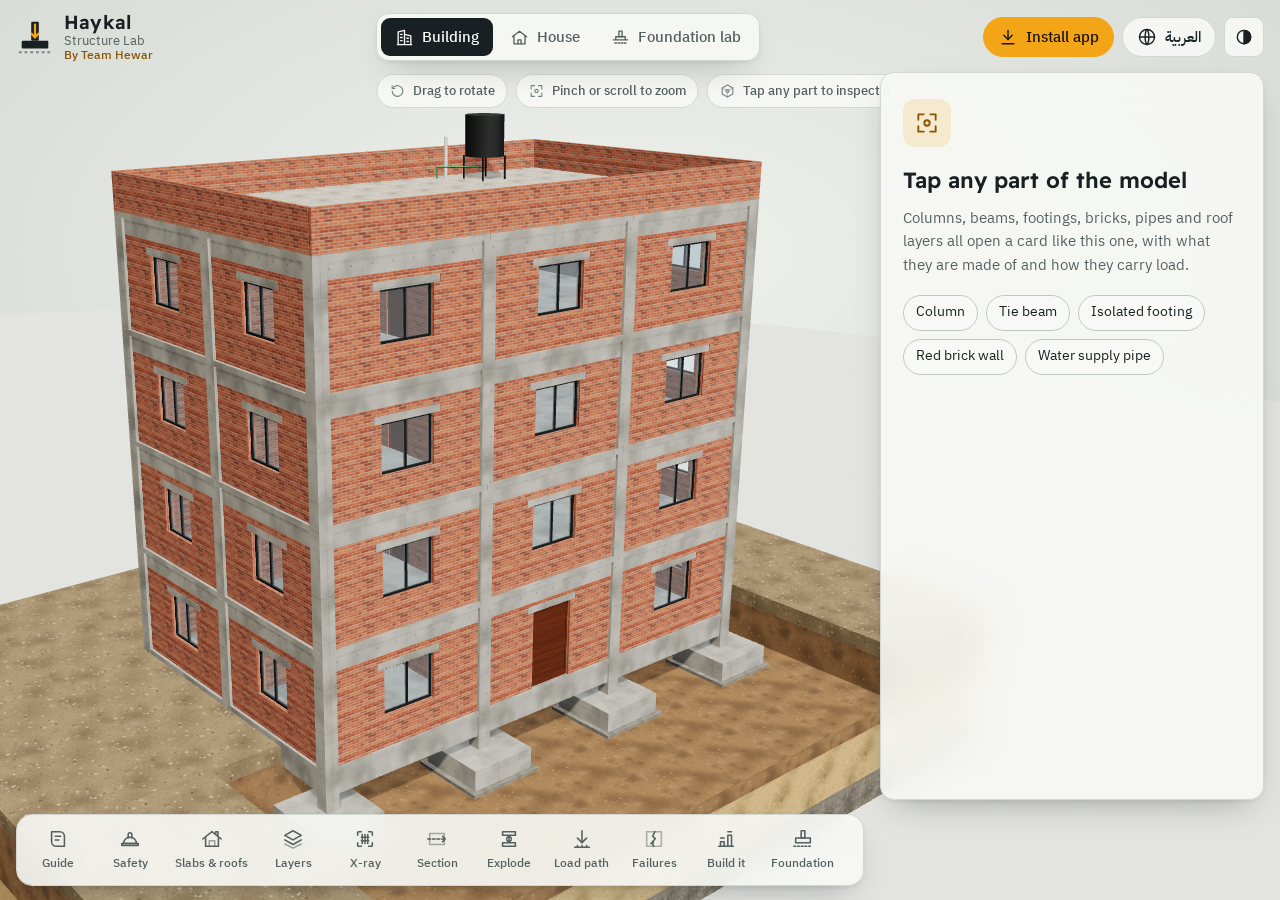
<file: index.html>
<!doctype html>
<html lang="en" dir="ltr">
<head>
<meta charset="utf-8">
<meta name="viewport" content="width=device-width, initial-scale=1, viewport-fit=cover">
<title>Haykal Structure Lab</title>
<meta name="claude:viewport-fit-sides" content="cover">
<meta name="description" content="Interactive 3D guide to structural elements for civil engineering students, in English and Arabic.">
<!-- Everything loads from this folder, so the app works with no internet. -->
<link rel="manifest" href="manifest.webmanifest">
<meta name="theme-color" content="#192023">
<link rel="icon" type="image/png" href="icons/favicon-64.png">
<link rel="apple-touch-icon" href="icons/apple-touch-icon.png">
<meta name="mobile-web-app-capable" content="yes">
<meta name="apple-mobile-web-app-capable" content="yes">
<meta name="apple-mobile-web-app-status-bar-style" content="black-translucent">
<meta name="apple-mobile-web-app-title" content="Haykal">
<link rel="stylesheet" href="fonts/fonts.css">
<link rel="stylesheet" href="css/app.css">
<script type="importmap">
{ "imports": {
  "three": "./vendor/three/build/three.module.min.js",
  "three/addons/": "./vendor/three/examples/jsm/"
} }
</script>
</head>
<body>
<div id="app" class="app" data-mode="building">
  <div id="stage" class="stage">
    <canvas id="gl" role="img" aria-label="3D model"></canvas>
    <div id="labels" class="labels"></div>
  </div>

  <header class="top">
    <div class="brand">
      <svg class="mark" viewBox="0 0 40 40" aria-hidden="true">
        <rect x="16" y="4" width="8" height="20" rx="1" class="m-col"/>
        <rect x="6" y="24" width="28" height="8" rx="1" class="m-ftg"/>
        <path d="M20 7v13" class="m-arrow"/><path d="m16.5 16.5 3.5 4 3.5-4" class="m-arrow"/>
        <path d="M3 36h34" class="m-soil"/>
      </svg>
      <div class="brand-txt"><strong data-i18n="appName">Haykal</strong><span data-i18n="appSub">Structure Lab</span><span class="brand-by" data-i18n="appBy">By Team Hewar</span></div>
    </div>
    <nav class="modes" role="tablist" aria-label="Models">
      <button role="tab" class="mode" data-mode="building" aria-selected="true"><span data-icon="building"></span><span data-i18n="mode.building">Building</span></button>
      <button role="tab" class="mode" data-mode="house" aria-selected="false"><span data-icon="house"></span><span data-i18n="mode.house">House</span></button>
      <button role="tab" class="mode" data-mode="lab" aria-selected="false"><span data-icon="lab"></span><span data-i18n="mode.lab">Foundation lab</span></button>
    </nav>
    <div class="top-actions">
      <button id="installBtn" class="pill-btn install" hidden><span data-icon="download"></span><span data-i18n="install">Install app</span></button>
      <button id="langBtn" class="pill-btn" data-i18n-aria="langLabel"><span data-icon="globe"></span><span data-i18n="langBtn">العربية</span></button>
      <button id="themeBtn" class="icon-btn" data-i18n-aria="themeLabel"><span data-icon="theme"></span></button>
    </div>
  </header>

  <div id="hint" class="hint" aria-hidden="true">
    <span><i data-icon="reset"></i><b data-i18n="hint.drag">Drag to rotate</b></span>
    <span><i data-icon="focus"></i><b data-i18n="hint.zoom">Pinch or scroll to zoom</b></span>
    <span><i data-icon="inside"></i><b data-i18n="hint.tap">Tap any part to inspect it</b></span>
  </div>
  <div id="zoomNote" class="zoomnote" role="status"><span data-icon="xray"></span><span data-i18n="zoomx"></span></div>

  <div id="failBar" class="failbar panel" hidden></div>
  <div id="guideBar" class="guidebar" hidden></div>

  <aside id="inspector" class="panel inspector" aria-live="polite">
    <button id="sheetHandle" class="sheet-handle" aria-label="Expand"><span></span></button>
    <div id="inspBody" class="ins-body"></div>
  </aside>

  <aside id="labPanel" class="panel labpanel" hidden></aside>

  <div id="timeline" class="timeline" hidden>
    <div class="tl-top">
      <span id="tlStep" class="tl-step"></span>
      <button id="tlClose" class="icon-btn" data-i18n-aria="build.close"><span data-icon="close"></span></button>
    </div>
    <p id="tlCap" class="tl-cap"></p>
    <div class="tl-row">
      <button id="tlPrev" class="icon-btn" data-i18n-aria="build.prev"><span data-icon="prev" class="flip"></span></button>
      <button id="tlPlay" class="icon-btn play" data-i18n-aria="build.play"></button>
      <button id="tlNext" class="icon-btn" data-i18n-aria="build.next"><span data-icon="next" class="flip"></span></button>
      <input id="tlRange" class="scrub" type="range" min="0" max="10" step="0.01" value="0" data-i18n-aria="build.scrub">
    </div>
  </div>

  <div id="labSteps" class="labsteps" hidden></div>

  <nav id="dock" class="dock" data-i18n-aria="tool.layers">
    <button data-tool="guide" aria-pressed="false"><span data-icon="guide"></span><span data-i18n="tool.guide">Guide</span></button>
    <button data-tool="safety" aria-pressed="false"><span data-icon="helmet"></span><span data-i18n="tool.safety">Safety</span></button>
    <button data-tool="roofs" aria-pressed="false"><span data-icon="roof"></span><span data-i18n="tool.roofs">Slabs &amp; roofs</span></button>
    <button data-tool="layers" aria-pressed="false"><span data-icon="layers"></span><span data-i18n="tool.layers">Layers</span></button>
    <button data-tool="xray" aria-pressed="false"><span data-icon="xray"></span><span data-i18n="tool.xray">X-ray</span></button>
    <button data-tool="section" aria-pressed="false"><span data-icon="section"></span><span data-i18n="tool.section">Section</span></button>
    <button data-tool="explode" aria-pressed="false"><span data-icon="explode"></span><span data-i18n="tool.explode">Explode</span></button>
    <button data-tool="loads" aria-pressed="false"><span data-icon="loads"></span><span data-i18n="tool.loads">Load path</span></button>
    <button data-tool="fail" aria-pressed="false"><span data-icon="crack"></span><span data-i18n="tool.fail">Failures</span></button>
    <button data-tool="build" aria-pressed="false"><span data-icon="build"></span><span data-i18n="tool.build">Build it</span></button>
    <button data-tool="foundation" aria-pressed="false"><span data-icon="foundation"></span><span data-i18n="tool.foundation">Foundation</span></button>
    <button data-tool="quiz" aria-pressed="false"><span data-icon="quiz"></span><span data-i18n="tool.quiz">Test</span></button>
    <button data-tool="reset"><span data-icon="reset"></span><span data-i18n="tool.reset">Reset view</span></button>
  </nav>
  <div id="pop" class="pop" hidden></div>

  <div class="detailbar">
    <button id="detailBack" class="pill-btn"><span data-icon="back" class="flip"></span><span data-i18n="detail.back">Back to model</span></button>
    <h2 id="detailTitle" class="detail-title"></h2>
  </div>
  <div class="detailctl">
    <label for="explodeRange" data-i18n="detail.explode">Pull apart</label>
    <input id="explodeRange" type="range" min="0" max="1" step="0.01" value="0">
    <p data-i18n="detail.hint"></p>
  </div>

  <button id="quizResume" class="pill-btn quiz-resume" hidden><span data-icon="quiz"></span><span data-i18n="quiz.resume">Back to the test</span></button>
  <div id="quiz" class="quiz" hidden></div>
  <div id="learn" class="quiz" hidden></div>
  <div id="roofs" class="quiz" hidden></div>
  <div id="toast" class="toast" role="status" aria-live="polite"></div>
  <div id="loader" class="loader"><div class="ld-bar"></div><span data-i18n="loading">Building the model</span></div>
</div>
<script type="module" src="js/main.js"></script>
</body>
</html>
</file>
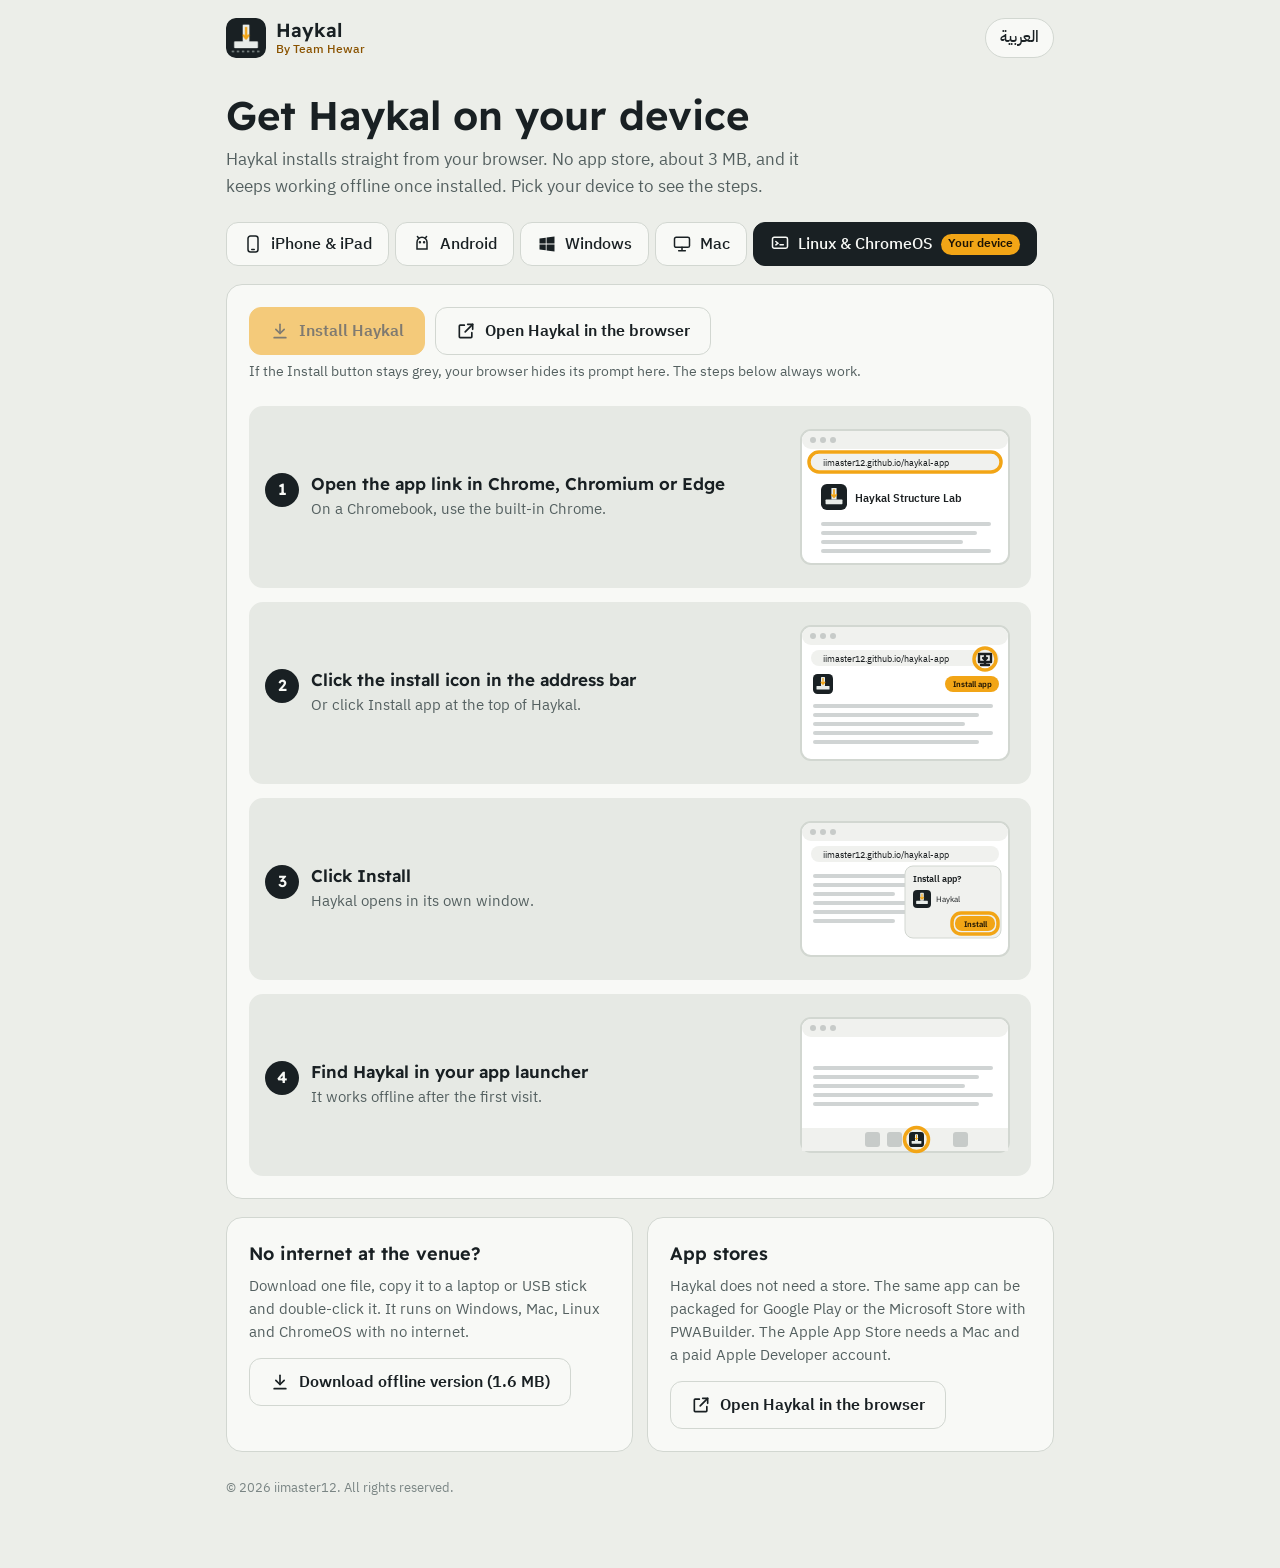
<file: install.html>
<!doctype html>
<html lang="en" dir="ltr">
<head>
<meta charset="utf-8">
<meta name="viewport" content="width=device-width, initial-scale=1, viewport-fit=cover">
<title>Get Haykal</title>
<meta name="description" content="Install Haykal Structure Lab on iPhone, iPad, Android, Windows, Mac or Linux, or download the offline version.">
<link rel="manifest" href="manifest.webmanifest">
<meta name="theme-color" content="#192023">
<link rel="icon" type="image/png" href="icons/favicon-64.png">
<link rel="apple-touch-icon" href="icons/apple-touch-icon.png">
<meta name="apple-mobile-web-app-capable" content="yes">
<meta name="apple-mobile-web-app-title" content="Haykal">
<link rel="stylesheet" href="fonts/fonts.css">
<style>
/* Install guide: one column, device tabs, numbered steps with a picture of
   exactly what to tap. Same palette as the app; amber marks the tap target. */
:root {
  --bg: #eceee9; --surface: #f8f9f6; --surface-2: #e6e9e4; --ink: #192023; --ink-2: #546060; --ink-3: #7a8584;
  --line: #d2d7d1; --amber: #f2a516; --amber-ink: #8a5300; --amber-soft: rgba(242,165,22,.16); --on-amber: #1d1405; --ok: #24744a;
  --scr: #ffffff; --scr-2: #f0f1ee; --scr-ink: #1b1f21;
  --font-display: 'Readex Pro', 'IBM Plex Sans Arabic', system-ui, sans-serif;
  --font-body: 'IBM Plex Sans Arabic', 'Readex Pro', system-ui, -apple-system, 'Segoe UI', sans-serif;
  color-scheme: light;
}
@media (prefers-color-scheme: dark) { :root:not([data-theme="light"]) {
  --bg: #101416; --surface: #181d20; --surface-2: #222a2e; --ink: #e6ebe9; --ink-2: #9ba7a7; --ink-3: #75817f;
  --line: #2f383c; --amber: #ffb43d; --amber-ink: #ffc870; --amber-soft: rgba(255,180,61,.15); --ok: #62cc8f;
  --scr: #262d31; --scr-2: #1c2225; --scr-ink: #e6ebe9; color-scheme: dark; } }
:root[data-theme="dark"] {
  --bg: #101416; --surface: #181d20; --surface-2: #222a2e; --ink: #e6ebe9; --ink-2: #9ba7a7; --ink-3: #75817f;
  --line: #2f383c; --amber: #ffb43d; --amber-ink: #ffc870; --amber-soft: rgba(255,180,61,.15); --ok: #62cc8f;
  --scr: #262d31; --scr-2: #1c2225; --scr-ink: #e6ebe9; color-scheme: dark; }
*, *::before, *::after { box-sizing: border-box; }
body { margin: 0; background: var(--bg); color: var(--ink); font: 16px/1.6 var(--font-body); -webkit-font-smoothing: antialiased; }
[dir="rtl"] body { line-height: 1.75; }
a { color: inherit; }
button { font: inherit; color: inherit; cursor: pointer; }
:focus-visible { outline: 2px solid var(--amber); outline-offset: 2px; }
[hidden] { display: none !important; }
.wrap { max-width: 860px; margin: 0 auto; padding-block: 18px 56px; padding-left: max(16px, env(safe-area-inset-left, 0px)); padding-right: max(16px, env(safe-area-inset-right, 0px)); }
.top { display: flex; align-items: center; gap: 12px; }
.brand { display: flex; align-items: center; gap: 10px; text-decoration: none; margin-inline-end: auto; }
.brand img { width: 40px; height: 40px; border-radius: 10px; }
.brand-txt { display: flex; flex-direction: column; line-height: 1.2; }
.brand b { font-family: var(--font-display); font-weight: 600; font-size: 19px; }
.brand small { font-size: 12px; font-weight: 500; color: var(--amber-ink); white-space: nowrap; }
.pill { display: inline-flex; align-items: center; gap: 8px; height: 40px; padding: 0 14px; border-radius: 999px; border: 1px solid var(--line); background: var(--surface); font-weight: 500; text-decoration: none; }
h1 { font-family: var(--font-display); font-weight: 600; font-size: clamp(28px, 5vw, 40px); line-height: 1.15; margin: 34px 0 8px; text-wrap: balance; }
.lead { margin: 0 0 22px; color: var(--ink-2); font-size: 17px; max-width: 60ch; }
.tabs { display: flex; gap: 6px; flex-wrap: wrap; margin-bottom: 18px; }
.tab { display: inline-flex; align-items: center; gap: 8px; min-height: 44px; padding: 0 16px; border-radius: 12px; border: 1px solid var(--line); background: var(--surface); font-weight: 500; }
.tab svg { width: 20px; height: 20px; }
.tab[aria-selected="true"] { background: var(--ink); color: var(--surface); border-color: var(--ink); }
.tab .you { font-size: 11.5px; padding: 1px 7px; border-radius: 99px; background: var(--amber); color: var(--on-amber); font-weight: 600; }
.card { background: var(--surface); border: 1px solid var(--line); border-radius: 16px; padding: 22px; }
.cta { display: flex; flex-wrap: wrap; gap: 10px; align-items: center; margin-bottom: 6px; }
.btn { display: inline-flex; align-items: center; gap: 9px; min-height: 48px; padding: 0 20px; border-radius: 12px; border: 1px solid var(--line); background: transparent; font-weight: 600; text-decoration: none; font-size: 15.5px; }
.btn svg { width: 20px; height: 20px; }
.btn.primary { background: var(--amber); border-color: var(--amber); color: var(--on-amber); }
.btn:disabled { opacity: .55; cursor: default; }
.status { font-size: 14px; color: var(--ink-2); margin: 6px 0 0; }
.status.ok { color: var(--ok); font-weight: 600; }
.steps { list-style: none; margin: 22px 0 0; padding: 0; display: grid; gap: 14px; counter-reset: s; }
.step { display: grid; grid-template-columns: 1fr 220px; gap: 18px; align-items: center; padding: 16px; border-radius: 14px; background: var(--surface-2); counter-increment: s; }
.step .txt { display: grid; grid-template-columns: 34px 1fr; gap: 12px; align-items: start; }
.step .txt::before { content: counter(s); display: grid; place-items: center; width: 34px; height: 34px; border-radius: 50%; background: var(--ink); color: var(--surface); font-family: var(--font-display); font-weight: 600; }
.step b { display: block; font-family: var(--font-display); font-weight: 600; font-size: 17px; line-height: 1.35; }
.step span { display: block; color: var(--ink-2); font-size: 14.5px; margin-top: 2px; }
.step svg.pic { width: 100%; height: auto; display: block; }
.note { margin-top: 16px; padding: 12px 14px; border-radius: 12px; background: var(--amber-soft); font-size: 14.5px; }
.more { display: grid; grid-template-columns: 1fr 1fr; gap: 14px; margin-top: 18px; }
.more .card h2 { font-family: var(--font-display); font-size: 18px; font-weight: 600; margin: 0 0 6px; }
.more .card p { margin: 0 0 14px; color: var(--ink-2); font-size: 14.5px; }
.foot { margin-top: 26px; font-size: 13px; color: var(--ink-3); }
/* screen mockups */
.pic .frame { fill: var(--scr); stroke: var(--line); stroke-width: 2; }
.pic .bar { fill: var(--scr-2); }
.pic .ink { fill: var(--scr-ink); }
.pic .ln { stroke: var(--scr-ink); stroke-width: 2.4; fill: none; stroke-linecap: round; stroke-linejoin: round; }
.pic .dim { fill: var(--ink-3); opacity: .35; }
.pic .hit { fill: none; stroke: var(--amber); stroke-width: 3.5; }
.pic .hitfill { fill: var(--amber); }
.pic text { font-family: var(--font-body); fill: var(--scr-ink); } /* sizes come from each drawing */
.pic .on { fill: var(--on-amber); font-weight: 600; }
@media (max-width: 640px) {
  .step { grid-template-columns: 1fr; }
  .step svg.pic { max-width: 260px; justify-self: center; }
  .more { grid-template-columns: 1fr; }
  .tab { padding: 0 12px; }
}
</style>
</head>
<body>
<div class="wrap">
  <header class="top">
    <a class="brand" href="./index.html"><img src="icons/icon-192.png" alt=""><span class="brand-txt"><b data-t="brand">Haykal</b><small data-t="by">By Team Hewar</small></span></a>
    <button class="pill" id="lang" type="button"></button>
  </header>
  <main>
    <h1 id="title"></h1>
    <p class="lead" id="lead"></p>
    <div class="tabs" role="tablist" id="tabs"></div>
    <section class="card" id="panel" role="tabpanel">
      <div class="cta" id="cta"></div>
      <p class="status" id="status" role="status"></p>
      <ol class="steps" id="steps"></ol>
      <div class="note" id="note" hidden></div>
    </section>
    <div class="more">
      <section class="card"><h2 id="offT"></h2><p id="offB"></p>
        <a class="btn" id="offBtn" href="https://github.com/iimaster12/haykal-app/releases/latest/download/Haykal-offline.html"></a></section>
      <section class="card"><h2 id="storeT"></h2><p id="storeB"></p>
        <a class="btn" href="./index.html" id="openBtn"></a></section>
    </div>
    <p class="foot" id="foot"></p>
  </main>
</div>
<script type="module" src="js/install.js"></script>
</body>
</html>
</file>
<file: fonts/fonts.css>
/* IBM Plex Sans Arabic and Readex Pro, SIL Open Font License. Arabic and Latin subsets only. */
/* arabic */
@font-face {
  font-family: 'IBM Plex Sans Arabic';
  font-style: normal;
  font-weight: 400;
  font-display: swap;
  src: url(files/IBMPlexSansArabic-arabic-0.woff2) format('woff2');
  unicode-range: U+0600-06FF, U+0750-077F, U+0870-0891, U+0897-08E1, U+08E3-08FF, U+200C-200E, U+2010-2011, U+204F, U+2E41, U+FB50-FDFF, U+FE70-FE74, U+FE76-FEFC, U+102E0-102FB, U+10E60-10E7E, U+10EC2-10EC7, U+10EC9-10EEE, U+10EF0-10EFF, U+1EE00-1EE03, U+1EE05-1EE1F, U+1EE21-1EE22, U+1EE24, U+1EE27, U+1EE29-1EE32, U+1EE34-1EE37, U+1EE39, U+1EE3B, U+1EE42, U+1EE47, U+1EE49, U+1EE4B, U+1EE4D-1EE4F, U+1EE51-1EE52, U+1EE54, U+1EE57, U+1EE59, U+1EE5B, U+1EE5D, U+1EE5F, U+1EE61-1EE62, U+1EE64, U+1EE67-1EE6A, U+1EE6C-1EE72, U+1EE74-1EE77, U+1EE79-1EE7C, U+1EE7E, U+1EE80-1EE89, U+1EE8B-1EE9B, U+1EEA1-1EEA3, U+1EEA5-1EEA9, U+1EEAB-1EEBB, U+1EEF0-1EEF1;
}
/* latin */
@font-face {
  font-family: 'IBM Plex Sans Arabic';
  font-style: normal;
  font-weight: 400;
  font-display: swap;
  src: url(files/IBMPlexSansArabic-latin-1.woff2) format('woff2');
  unicode-range: U+0000-00FF, U+0131, U+0152-0153, U+02BB-02BC, U+02C6, U+02DA, U+02DC, U+0304, U+0308, U+0329, U+2000-206F, U+20AC, U+2122, U+2191, U+2193, U+2212, U+2215, U+FEFF, U+FFFD;
}
/* arabic */
@font-face {
  font-family: 'IBM Plex Sans Arabic';
  font-style: normal;
  font-weight: 500;
  font-display: swap;
  src: url(files/IBMPlexSansArabic-arabic-2.woff2) format('woff2');
  unicode-range: U+0600-06FF, U+0750-077F, U+0870-0891, U+0897-08E1, U+08E3-08FF, U+200C-200E, U+2010-2011, U+204F, U+2E41, U+FB50-FDFF, U+FE70-FE74, U+FE76-FEFC, U+102E0-102FB, U+10E60-10E7E, U+10EC2-10EC7, U+10EC9-10EEE, U+10EF0-10EFF, U+1EE00-1EE03, U+1EE05-1EE1F, U+1EE21-1EE22, U+1EE24, U+1EE27, U+1EE29-1EE32, U+1EE34-1EE37, U+1EE39, U+1EE3B, U+1EE42, U+1EE47, U+1EE49, U+1EE4B, U+1EE4D-1EE4F, U+1EE51-1EE52, U+1EE54, U+1EE57, U+1EE59, U+1EE5B, U+1EE5D, U+1EE5F, U+1EE61-1EE62, U+1EE64, U+1EE67-1EE6A, U+1EE6C-1EE72, U+1EE74-1EE77, U+1EE79-1EE7C, U+1EE7E, U+1EE80-1EE89, U+1EE8B-1EE9B, U+1EEA1-1EEA3, U+1EEA5-1EEA9, U+1EEAB-1EEBB, U+1EEF0-1EEF1;
}
/* latin */
@font-face {
  font-family: 'IBM Plex Sans Arabic';
  font-style: normal;
  font-weight: 500;
  font-display: swap;
  src: url(files/IBMPlexSansArabic-latin-3.woff2) format('woff2');
  unicode-range: U+0000-00FF, U+0131, U+0152-0153, U+02BB-02BC, U+02C6, U+02DA, U+02DC, U+0304, U+0308, U+0329, U+2000-206F, U+20AC, U+2122, U+2191, U+2193, U+2212, U+2215, U+FEFF, U+FFFD;
}
/* arabic */
@font-face {
  font-family: 'IBM Plex Sans Arabic';
  font-style: normal;
  font-weight: 600;
  font-display: swap;
  src: url(files/IBMPlexSansArabic-arabic-4.woff2) format('woff2');
  unicode-range: U+0600-06FF, U+0750-077F, U+0870-0891, U+0897-08E1, U+08E3-08FF, U+200C-200E, U+2010-2011, U+204F, U+2E41, U+FB50-FDFF, U+FE70-FE74, U+FE76-FEFC, U+102E0-102FB, U+10E60-10E7E, U+10EC2-10EC7, U+10EC9-10EEE, U+10EF0-10EFF, U+1EE00-1EE03, U+1EE05-1EE1F, U+1EE21-1EE22, U+1EE24, U+1EE27, U+1EE29-1EE32, U+1EE34-1EE37, U+1EE39, U+1EE3B, U+1EE42, U+1EE47, U+1EE49, U+1EE4B, U+1EE4D-1EE4F, U+1EE51-1EE52, U+1EE54, U+1EE57, U+1EE59, U+1EE5B, U+1EE5D, U+1EE5F, U+1EE61-1EE62, U+1EE64, U+1EE67-1EE6A, U+1EE6C-1EE72, U+1EE74-1EE77, U+1EE79-1EE7C, U+1EE7E, U+1EE80-1EE89, U+1EE8B-1EE9B, U+1EEA1-1EEA3, U+1EEA5-1EEA9, U+1EEAB-1EEBB, U+1EEF0-1EEF1;
}
/* latin */
@font-face {
  font-family: 'IBM Plex Sans Arabic';
  font-style: normal;
  font-weight: 600;
  font-display: swap;
  src: url(files/IBMPlexSansArabic-latin-5.woff2) format('woff2');
  unicode-range: U+0000-00FF, U+0131, U+0152-0153, U+02BB-02BC, U+02C6, U+02DA, U+02DC, U+0304, U+0308, U+0329, U+2000-206F, U+20AC, U+2122, U+2191, U+2193, U+2212, U+2215, U+FEFF, U+FFFD;
}
/* arabic */
@font-face {
  font-family: 'Readex Pro';
  font-style: normal;
  font-weight: 400;
  font-display: swap;
  src: url(files/ReadexPro-arabic-6.woff2) format('woff2');
  unicode-range: U+0600-06FF, U+0750-077F, U+0870-0891, U+0897-08E1, U+08E3-08FF, U+200C-200E, U+2010-2011, U+204F, U+2E41, U+FB50-FDFF, U+FE70-FE74, U+FE76-FEFC, U+102E0-102FB, U+10E60-10E7E, U+10EC2-10EC7, U+10EC9-10EEE, U+10EF0-10EFF, U+1EE00-1EE03, U+1EE05-1EE1F, U+1EE21-1EE22, U+1EE24, U+1EE27, U+1EE29-1EE32, U+1EE34-1EE37, U+1EE39, U+1EE3B, U+1EE42, U+1EE47, U+1EE49, U+1EE4B, U+1EE4D-1EE4F, U+1EE51-1EE52, U+1EE54, U+1EE57, U+1EE59, U+1EE5B, U+1EE5D, U+1EE5F, U+1EE61-1EE62, U+1EE64, U+1EE67-1EE6A, U+1EE6C-1EE72, U+1EE74-1EE77, U+1EE79-1EE7C, U+1EE7E, U+1EE80-1EE89, U+1EE8B-1EE9B, U+1EEA1-1EEA3, U+1EEA5-1EEA9, U+1EEAB-1EEBB, U+1EEF0-1EEF1;
}
/* latin */
@font-face {
  font-family: 'Readex Pro';
  font-style: normal;
  font-weight: 400;
  font-display: swap;
  src: url(files/ReadexPro-latin-7.woff2) format('woff2');
  unicode-range: U+0000-00FF, U+0131, U+0152-0153, U+02BB-02BC, U+02C6, U+02DA, U+02DC, U+0304, U+0308, U+0329, U+2000-206F, U+20AC, U+2122, U+2191, U+2193, U+2212, U+2215, U+FEFF, U+FFFD;
}
/* arabic */
@font-face {
  font-family: 'Readex Pro';
  font-style: normal;
  font-weight: 500;
  font-display: swap;
  src: url(files/ReadexPro-arabic-6.woff2) format('woff2');
  unicode-range: U+0600-06FF, U+0750-077F, U+0870-0891, U+0897-08E1, U+08E3-08FF, U+200C-200E, U+2010-2011, U+204F, U+2E41, U+FB50-FDFF, U+FE70-FE74, U+FE76-FEFC, U+102E0-102FB, U+10E60-10E7E, U+10EC2-10EC7, U+10EC9-10EEE, U+10EF0-10EFF, U+1EE00-1EE03, U+1EE05-1EE1F, U+1EE21-1EE22, U+1EE24, U+1EE27, U+1EE29-1EE32, U+1EE34-1EE37, U+1EE39, U+1EE3B, U+1EE42, U+1EE47, U+1EE49, U+1EE4B, U+1EE4D-1EE4F, U+1EE51-1EE52, U+1EE54, U+1EE57, U+1EE59, U+1EE5B, U+1EE5D, U+1EE5F, U+1EE61-1EE62, U+1EE64, U+1EE67-1EE6A, U+1EE6C-1EE72, U+1EE74-1EE77, U+1EE79-1EE7C, U+1EE7E, U+1EE80-1EE89, U+1EE8B-1EE9B, U+1EEA1-1EEA3, U+1EEA5-1EEA9, U+1EEAB-1EEBB, U+1EEF0-1EEF1;
}
/* latin */
@font-face {
  font-family: 'Readex Pro';
  font-style: normal;
  font-weight: 500;
  font-display: swap;
  src: url(files/ReadexPro-latin-7.woff2) format('woff2');
  unicode-range: U+0000-00FF, U+0131, U+0152-0153, U+02BB-02BC, U+02C6, U+02DA, U+02DC, U+0304, U+0308, U+0329, U+2000-206F, U+20AC, U+2122, U+2191, U+2193, U+2212, U+2215, U+FEFF, U+FFFD;
}
/* arabic */
@font-face {
  font-family: 'Readex Pro';
  font-style: normal;
  font-weight: 600;
  font-display: swap;
  src: url(files/ReadexPro-arabic-6.woff2) format('woff2');
  unicode-range: U+0600-06FF, U+0750-077F, U+0870-0891, U+0897-08E1, U+08E3-08FF, U+200C-200E, U+2010-2011, U+204F, U+2E41, U+FB50-FDFF, U+FE70-FE74, U+FE76-FEFC, U+102E0-102FB, U+10E60-10E7E, U+10EC2-10EC7, U+10EC9-10EEE, U+10EF0-10EFF, U+1EE00-1EE03, U+1EE05-1EE1F, U+1EE21-1EE22, U+1EE24, U+1EE27, U+1EE29-1EE32, U+1EE34-1EE37, U+1EE39, U+1EE3B, U+1EE42, U+1EE47, U+1EE49, U+1EE4B, U+1EE4D-1EE4F, U+1EE51-1EE52, U+1EE54, U+1EE57, U+1EE59, U+1EE5B, U+1EE5D, U+1EE5F, U+1EE61-1EE62, U+1EE64, U+1EE67-1EE6A, U+1EE6C-1EE72, U+1EE74-1EE77, U+1EE79-1EE7C, U+1EE7E, U+1EE80-1EE89, U+1EE8B-1EE9B, U+1EEA1-1EEA3, U+1EEA5-1EEA9, U+1EEAB-1EEBB, U+1EEF0-1EEF1;
}
/* latin */
@font-face {
  font-family: 'Readex Pro';
  font-style: normal;
  font-weight: 600;
  font-display: swap;
  src: url(files/ReadexPro-latin-7.woff2) format('woff2');
  unicode-range: U+0000-00FF, U+0131, U+0152-0153, U+02BB-02BC, U+02C6, U+02DA, U+02DC, U+0304, U+0308, U+0329, U+2000-206F, U+20AC, U+2122, U+2191, U+2193, U+2212, U+2215, U+FEFF, U+FFFD;
}
/* arabic */
@font-face {
  font-family: 'Readex Pro';
  font-style: normal;
  font-weight: 700;
  font-display: swap;
  src: url(files/ReadexPro-arabic-6.woff2) format('woff2');
  unicode-range: U+0600-06FF, U+0750-077F, U+0870-0891, U+0897-08E1, U+08E3-08FF, U+200C-200E, U+2010-2011, U+204F, U+2E41, U+FB50-FDFF, U+FE70-FE74, U+FE76-FEFC, U+102E0-102FB, U+10E60-10E7E, U+10EC2-10EC7, U+10EC9-10EEE, U+10EF0-10EFF, U+1EE00-1EE03, U+1EE05-1EE1F, U+1EE21-1EE22, U+1EE24, U+1EE27, U+1EE29-1EE32, U+1EE34-1EE37, U+1EE39, U+1EE3B, U+1EE42, U+1EE47, U+1EE49, U+1EE4B, U+1EE4D-1EE4F, U+1EE51-1EE52, U+1EE54, U+1EE57, U+1EE59, U+1EE5B, U+1EE5D, U+1EE5F, U+1EE61-1EE62, U+1EE64, U+1EE67-1EE6A, U+1EE6C-1EE72, U+1EE74-1EE77, U+1EE79-1EE7C, U+1EE7E, U+1EE80-1EE89, U+1EE8B-1EE9B, U+1EEA1-1EEA3, U+1EEA5-1EEA9, U+1EEAB-1EEBB, U+1EEF0-1EEF1;
}
/* latin */
@font-face {
  font-family: 'Readex Pro';
  font-style: normal;
  font-weight: 700;
  font-display: swap;
  src: url(files/ReadexPro-latin-7.woff2) format('woff2');
  unicode-range: U+0000-00FF, U+0131, U+0152-0153, U+02BB-02BC, U+02C6, U+02DA, U+02DC, U+0304, U+0308, U+0329, U+2000-206F, U+20AC, U+2122, U+2191, U+2193, U+2212, U+2215, U+FEFF, U+FFFD;
}
</file>
<file: css/app.css>
/* Layout: full-bleed 3D viewport. Title block top-start, element card on the
   end side like a drawing schedule, tool dock at the bottom. Amber is kept for
   loads and selection only; everything else is concrete greys and ink. */
:root {
  --bg-a: #eef0eb; --bg-b: #cfd4ce;
  --surface: rgba(248, 249, 246, 0.9); --surface-solid: #f8f9f6; --surface-2: #eceeea;
  --ink: #192023; --ink-2: #546060; --ink-3: #7a8584; --line: #d2d7d1; --line-2: #c0c7c1;
  --amber: #f2a516; --amber-ink: #8a5300; --amber-soft: rgba(242, 165, 22, 0.16); --on-amber: #1d1405;
  --ok: #24744a; --ok-bg: #e0f0e6; --bad: #b3261e; --bad-bg: #fbe3df;
  --orange: #e2701b; --ten: #c8372b; --comp: #2b66c4; --dg-concrete: #c5c9c3; --dg-edge: #737b77; --dg-brick: rgba(190, 110, 70, 0.22); --dg-steel: #39424a;
  --shadow: 0 14px 34px -16px rgba(22, 32, 35, 0.38), 0 2px 6px -2px rgba(22, 32, 35, 0.12);
  --font-display: 'Readex Pro', 'IBM Plex Sans Arabic', system-ui, sans-serif;
  --font-body: 'IBM Plex Sans Arabic', 'Readex Pro', system-ui, -apple-system, 'Segoe UI', sans-serif;
  --r-panel: 14px; --r-ctl: 9px;
  --insp-w: min(384px, 36vw); --gut: max(16px, env(safe-area-inset-left, 0px));
  --gut-r: max(16px, env(safe-area-inset-right, 0px));
  color-scheme: light;
}
@media (prefers-color-scheme: dark) {
  :root:not([data-theme="light"]) {
    --bg-a: #283035; --bg-b: #101416;
    --surface: rgba(24, 29, 32, 0.9); --surface-solid: #181d20; --surface-2: #222a2e;
    --ink: #e6ebe9; --ink-2: #9ba7a7; --ink-3: #75817f; --line: #2f383c; --line-2: #3d474b;
    --amber: #ffb43d; --amber-ink: #ffc870; --amber-soft: rgba(255, 180, 61, 0.16); --on-amber: #1d1405;
    --ok: #62cc8f; --ok-bg: rgba(98, 204, 143, 0.14); --bad: #ff8070; --bad-bg: rgba(255, 128, 112, 0.14);
    --orange: #ff9a4a; --ten: #ff7a6b; --comp: #79a8ff; --dg-concrete: #3d4549; --dg-edge: #8a9592; --dg-brick: rgba(220, 140, 100, 0.2); --dg-steel: #cfd6d9;
    --shadow: 0 16px 40px -16px rgba(0, 0, 0, 0.7), 0 2px 6px -2px rgba(0, 0, 0, 0.4);
    color-scheme: dark;
  }
}
:root[data-theme="dark"] {
  --bg-a: #283035; --bg-b: #101416;
  --surface: rgba(24, 29, 32, 0.9); --surface-solid: #181d20; --surface-2: #222a2e;
  --ink: #e6ebe9; --ink-2: #9ba7a7; --ink-3: #75817f; --line: #2f383c; --line-2: #3d474b;
  --amber: #ffb43d; --amber-ink: #ffc870; --amber-soft: rgba(255, 180, 61, 0.16); --on-amber: #1d1405;
  --ok: #62cc8f; --ok-bg: rgba(98, 204, 143, 0.14); --bad: #ff8070; --bad-bg: rgba(255, 128, 112, 0.14);
  --orange: #ff9a4a; --ten: #ff7a6b; --comp: #79a8ff; --dg-concrete: #3d4549; --dg-edge: #8a9592; --dg-brick: rgba(220, 140, 100, 0.2); --dg-steel: #cfd6d9;
  --shadow: 0 16px 40px -16px rgba(0, 0, 0, 0.7), 0 2px 6px -2px rgba(0, 0, 0, 0.4);
  color-scheme: dark;
}

*, *::before, *::after { box-sizing: border-box; }
html, body { height: 100%; margin: 0; }
body { background: var(--bg-b); color: var(--ink); font: 15px/1.55 var(--font-body); overflow: hidden; -webkit-font-smoothing: antialiased; }
[dir="rtl"] body { line-height: 1.7; }
button, input { font: inherit; color: inherit; }
button { cursor: pointer; }
:focus-visible { outline: 2px solid var(--amber); outline-offset: 2px; }
[hidden] { display: none !important; }
.ic { width: 20px; height: 20px; flex: none; display: block; }
[dir="rtl"] .flip .ic, [dir="rtl"] .ic.flip { transform: scaleX(-1); }

.app { position: relative; height: 100%; overflow: hidden; }
.stage { position: absolute; inset: 0; background: radial-gradient(120% 90% at 50% 28%, var(--bg-a), var(--bg-b) 75%); }
#gl { display: block; width: 100%; height: 100%; touch-action: none; outline: none; }
.labels { position: absolute; inset: 0; pointer-events: none; }
/* CSS2D places labels with a transform from the top-left corner; pin them there in RTL too */
.labels > * { left: 0; top: 0; }

/* ---------- shared controls ---------- */
.panel {
  background: var(--surface); border: 1px solid var(--line); border-radius: var(--r-panel); box-shadow: var(--shadow);
  -webkit-backdrop-filter: blur(16px) saturate(1.2); backdrop-filter: blur(16px) saturate(1.2);
}
.icon-btn {
  display: inline-grid; place-items: center; width: 40px; height: 40px; border-radius: var(--r-ctl);
  border: 1px solid var(--line); background: var(--surface); color: var(--ink); transition: background .15s, border-color .15s;
}
.icon-btn:hover { background: var(--surface-2); border-color: var(--line-2); }
.icon-btn:disabled { opacity: .4; cursor: default; }
.pill-btn {
  display: inline-flex; align-items: center; gap: 8px; height: 40px; padding: 0 14px; border-radius: 999px;
  border: 1px solid var(--line); background: var(--surface); font-weight: 500; transition: background .15s;
}
.pill-btn:hover { background: var(--surface-2); }
.btn {
  display: inline-flex; align-items: center; gap: 8px; min-height: 40px; padding: 0 14px; border-radius: var(--r-ctl);
  border: 1px solid var(--line-2); background: transparent; font-weight: 500; transition: background .15s, transform .1s;
}
.btn:hover { background: var(--surface-2); }
.btn:active { transform: translateY(1px); }
.btn.primary { background: var(--amber); border-color: var(--amber); color: var(--on-amber); }
.btn.primary:hover { filter: brightness(1.05); }
.btn .ic { width: 18px; height: 18px; }
.chip {
  display: inline-flex; align-items: baseline; gap: 6px; min-height: 36px; padding: 6px 12px; border-radius: 999px;
  border: 1px solid var(--line-2); background: var(--surface-solid); font-size: 13.5px; transition: background .15s, border-color .15s;
}
.chip small { color: var(--ink-3); font-variant-numeric: tabular-nums; }
.chip:hover { border-color: var(--ink-3); }
.chip.on { background: var(--ink); color: var(--surface-solid); border-color: var(--ink); }
.chip.on small { color: inherit; opacity: .7; }
.seg { display: flex; padding: 3px; gap: 3px; border-radius: 11px; background: var(--surface-2); border: 1px solid var(--line); }
.seg button { flex: 1; min-height: 36px; padding: 0 10px; border: 0; border-radius: 8px; background: transparent; font-size: 13.5px; font-weight: 500; color: var(--ink-2); }
.seg button[aria-checked="true"] { background: var(--surface-solid); color: var(--ink); box-shadow: 0 1px 3px rgba(0,0,0,.14); }

input[type="range"] { -webkit-appearance: none; appearance: none; width: 100%; height: 28px; background: transparent; cursor: pointer; }
input[type="range"]::-webkit-slider-runnable-track { height: 4px; border-radius: 4px; background: var(--line-2); }
input[type="range"]::-moz-range-track { height: 4px; border-radius: 4px; background: var(--line-2); }
input[type="range"]::-webkit-slider-thumb { -webkit-appearance: none; width: 20px; height: 20px; margin-top: -8px; border-radius: 50%; background: var(--surface-solid); border: 2px solid var(--ink); box-shadow: 0 1px 4px rgba(0,0,0,.25); }
input[type="range"]::-moz-range-thumb { width: 16px; height: 16px; border-radius: 50%; background: var(--surface-solid); border: 2px solid var(--ink); }
input[type="range"]:disabled { opacity: .35; cursor: default; }

/* ---------- header ---------- */
.top {
  position: absolute; top: 0; inset-inline: 0; z-index: 20; display: flex; align-items: center; gap: 14px;
  padding-block: 12px; padding-left: var(--gut); padding-right: var(--gut-r); pointer-events: none;
}
.top > * { pointer-events: auto; }
.brand { display: flex; align-items: center; gap: 10px; min-width: 0; }
.mark { width: 38px; height: 38px; flex: none; }
.mark .m-col, .mark .m-ftg { fill: var(--ink); }
.mark .m-arrow { stroke: var(--amber); stroke-width: 2.4; fill: none; stroke-linecap: round; stroke-linejoin: round; }
.mark .m-soil { stroke: var(--ink-3); stroke-width: 2; stroke-dasharray: 3 3; }
.brand-txt { display: flex; flex-direction: column; line-height: 1.15; }
.brand-txt strong { font-family: var(--font-display); font-weight: 600; font-size: 19px; letter-spacing: .01em; }
.brand-txt span { font-size: 12.5px; color: var(--ink-2); }
/* team credit: stays visible on every screen size, unlike the subtitle */
.brand-txt .brand-by { display: block; margin-top: 1px; font-size: 11.5px; font-weight: 500; color: var(--amber-ink); white-space: nowrap; }
.modes {
  margin-inline: auto; display: flex; gap: 3px; padding: 4px; border-radius: 13px;
  background: var(--surface); border: 1px solid var(--line); box-shadow: var(--shadow);
  -webkit-backdrop-filter: blur(14px); backdrop-filter: blur(14px);
}
.mode { display: inline-flex; align-items: center; gap: 8px; height: 38px; padding: 0 14px; border: 0; border-radius: 9px; background: transparent; color: var(--ink-2); font-weight: 500; white-space: nowrap; transition: background .15s, color .15s; }
.mode:hover { color: var(--ink); }
.mode[aria-selected="true"] { background: var(--ink); color: var(--surface-solid); }
.mode .ic { width: 19px; height: 19px; }
.top-actions { display: flex; gap: 8px; align-items: center; }
.pill-btn.install { background: var(--amber); border-color: var(--amber); color: var(--on-amber); }
.pill-btn.install:hover { background: var(--amber); filter: brightness(1.06); }
@media (max-width: 520px) { .pill-btn.install span:last-child { display: none; } .pill-btn.install { padding: 0 11px; } }

/* ---------- hints ---------- */
.hint {
  position: absolute; top: 74px; left: 50%; transform: translateX(-50%); z-index: 5; display: flex; gap: 8px; flex-wrap: wrap; justify-content: center;
  pointer-events: none; transition: opacity .6s, transform .6s; width: max-content; max-width: calc(100% - 32px);
}
.hint span { display: inline-flex; align-items: center; gap: 7px; padding: 6px 12px; border-radius: 999px; background: var(--surface); border: 1px solid var(--line); font-size: 13px; color: var(--ink-2); }
.hint i { display: contents; }
.hint .ic { width: 16px; height: 16px; color: var(--ink-3); }
.hint b { font-weight: 500; }
.hint.gone { opacity: 0; transform: translate(-50%, -6px); }
.zoomnote {
  position: absolute; top: 74px; left: 50%; transform: translate(-50%, -6px); z-index: 6; display: flex; align-items: center; gap: 8px;
  padding: 8px 14px; border-radius: 999px; background: var(--ink); color: var(--surface-solid); font-size: 13.5px; opacity: 0; pointer-events: none;
  transition: opacity .3s, transform .3s; max-width: calc(100% - 32px);
}
.zoomnote .ic { width: 17px; height: 17px; color: var(--amber); }
.zoomnote.show { opacity: 1; transform: translate(-50%, 0); }

/* ---------- inspector ---------- */
.inspector {
  position: absolute; z-index: 15; top: 72px; bottom: 100px; inset-inline-end: var(--gut-r); width: var(--insp-w);
  display: flex; flex-direction: column; overflow: hidden;
}
[dir="rtl"] .inspector { inset-inline-end: var(--gut); }
.sheet-handle { display: none; }
.ins-body { display: flex; flex-direction: column; min-height: 0; flex: 1; }
.ins-head { padding: 16px 18px 14px; border-bottom: 1px solid var(--line); }
.tagrow { display: flex; align-items: center; gap: 10px; }
.rtag {
  position: relative; display: inline-flex; align-items: center; height: 26px; padding-inline: 20px 10px; border-radius: 4px 7px 7px 4px;
  background: var(--amber); color: var(--on-amber); font-weight: 600; font-size: 13px; letter-spacing: .02em; font-variant-numeric: tabular-nums;
  direction: ltr; unicode-bidi: isolate;
}
.rtag::before { content: ""; position: absolute; left: 7px; top: 50%; width: 6px; height: 6px; margin-top: -3px; border-radius: 50%; background: var(--surface-solid); box-shadow: inset 0 0 0 1.5px rgba(0,0,0,.25); }
.cat { font-size: 13px; color: var(--ink-2); }
.ins-close { margin-inline-start: auto; width: 34px; height: 34px; }
.ins-head h2 { margin: 10px 0 12px; font-family: var(--font-display); font-weight: 600; font-size: 26px; line-height: 1.15; text-wrap: balance; }
.titleblock { display: grid; grid-template-columns: 1fr 1fr; margin: 0 0 14px; border: 1px solid var(--line-2); border-radius: 8px; overflow: hidden; }
.titleblock div { padding: 7px 10px; border-bottom: 1px solid var(--line); min-width: 0; }
.titleblock div:nth-child(odd) { border-inline-end: 1px solid var(--line); }
.titleblock div:nth-last-child(-n+2):nth-child(odd), .titleblock div:last-child { border-bottom: 0; }
.titleblock dt { font-size: 11.5px; color: var(--ink-3); }
.titleblock dd { margin: 1px 0 0; font-weight: 500; font-size: 14px; font-variant-numeric: tabular-nums; overflow-wrap: anywhere; unicode-bidi: plaintext; text-align: left; }
[dir="rtl"] .titleblock dd { text-align: right; }
.nums dd, .tl-step, .qz-score { unicode-bidi: plaintext; }
.ins-actions { display: flex; gap: 8px; flex-wrap: wrap; }
.ins-scroll { overflow-y: auto; padding: 16px 18px 20px; display: flex; flex-direction: column; gap: 18px; overscroll-behavior: contain; }
.sum { margin: 0; font-size: 15.5px; max-width: 62ch; }
.ins-scroll h3 { margin: 0 0 8px; font-family: var(--font-display); font-size: 14px; font-weight: 600; color: var(--ink); display: flex; align-items: center; gap: 7px; }
.made { list-style: none; margin: 0; padding: 0; display: flex; flex-direction: column; gap: 10px; }
.made li { display: grid; grid-template-columns: 14px 1fr; gap: 10px; align-items: start; }
.sw { width: 14px; height: 14px; margin-top: 4px; border-radius: 3px; background: var(--sw); box-shadow: inset 0 0 0 1px rgba(0,0,0,.18); }
.made b { display: block; font-weight: 600; font-size: 14.5px; }
.made span { display: block; font-size: 13.5px; color: var(--ink-2); }
.nums { margin: 0; display: grid; grid-template-columns: 1fr; border-top: 1px solid var(--line); }
.nums div { display: flex; justify-content: space-between; gap: 12px; padding: 7px 0; border-bottom: 1px solid var(--line); }
.nums dt { color: var(--ink-2); font-size: 13.5px; }
.nums dd { margin: 0; font-weight: 500; font-size: 13.5px; text-align: right; font-variant-numeric: tabular-nums; }
[dir="rtl"] .nums dd { text-align: left; }
.loadsec p { margin: 0; padding: 10px 12px; border-radius: 8px; background: var(--amber-soft); font-size: 14px; }
.mistake p { margin: 0; padding: 10px 12px; border-radius: 8px; background: var(--bad-bg); border-inline-start: 3px solid var(--bad); font-size: 14px; }
.mistake h3 .ic { width: 17px; height: 17px; color: var(--bad); }
.ins-empty { padding: 26px 22px; display: flex; flex-direction: column; gap: 10px; overflow-y: auto; }
.ins-empty h2 { margin: 6px 0 0; font-family: var(--font-display); font-weight: 600; font-size: 22px; text-wrap: balance; }
.ins-empty p { margin: 0; color: var(--ink-2); }
.empty-mark { width: 48px; height: 48px; border-radius: 12px; display: grid; place-items: center; background: var(--amber-soft); color: var(--amber-ink); }
.empty-mark .ic { width: 26px; height: 26px; }
.legend { list-style: none; margin: 8px 0 0; padding: 0; display: flex; flex-wrap: wrap; gap: 8px; }

/* ---------- dock ---------- */
.dock {
  position: absolute; z-index: 18; bottom: max(14px, calc(env(safe-area-inset-bottom, 0px) + 8px));
  inset-inline-start: var(--gut); inset-inline-end: calc(var(--insp-w) + 32px); width: fit-content; max-width: calc(100% - var(--insp-w) - 48px); margin-inline: auto;
  display: flex; gap: 2px; padding: 6px; overflow-x: auto; scrollbar-width: none;
  background: var(--surface); border: 1px solid var(--line); border-radius: 16px; box-shadow: var(--shadow);
  -webkit-backdrop-filter: blur(16px); backdrop-filter: blur(16px);
}
.dock::-webkit-scrollbar { display: none; }
.dock button {
  flex: none; display: flex; flex-direction: column; align-items: center; justify-content: center; gap: 4px; min-width: 70px; height: 58px; padding: 4px 8px;
  border: 0; border-radius: 11px; background: transparent; color: var(--ink-2); font-size: 12px; font-weight: 500; white-space: nowrap; transition: background .15s, color .15s;
}
.dock button:hover { background: var(--surface-2); color: var(--ink); }
.dock button[aria-pressed="true"] { background: var(--amber-soft); color: var(--ink); }
.dock button[aria-pressed="true"] .ic { color: var(--amber-ink); }
.dock .ic { width: 22px; height: 22px; }

.pop { position: fixed; z-index: 40; width: 270px; max-width: calc(100vw - 24px); padding: 14px; display: flex; flex-direction: column; gap: 12px; }
.pop { background: var(--surface-solid); border: 1px solid var(--line); border-radius: var(--r-panel); box-shadow: var(--shadow); }
.pop h3 { margin: 0; font-family: var(--font-display); font-size: 15px; font-weight: 600; }
.checks, .radios { display: flex; flex-direction: column; gap: 2px; }
.check, .radio { display: flex; align-items: center; gap: 10px; min-height: 40px; padding: 4px 6px; border-radius: 8px; cursor: pointer; position: relative; }
.check:hover, .radio:hover { background: var(--surface-2); }
.check input, .radio input { position: absolute; opacity: 0; pointer-events: none; }
.check .box { width: 20px; height: 20px; border-radius: 5px; border: 1.5px solid var(--ink-3); flex: none; display: grid; place-items: center; transition: background .15s; }
.check input:checked + .box { background: var(--ink); border-color: var(--ink); }
.check input:checked + .box::after { content: ""; width: 10px; height: 6px; border: 2px solid var(--surface-solid); border-top: 0; border-right: 0; transform: rotate(-45deg) translate(1px, -1px); }
.check input:focus-visible + .box, .radio input:focus-visible + .dot { outline: 2px solid var(--amber); outline-offset: 2px; }
.check.small { min-height: 36px; font-size: 13px; }
.radio { align-items: flex-start; padding-block: 8px; }
.radio .dot { width: 20px; height: 20px; border-radius: 50%; border: 1.5px solid var(--ink-3); flex: none; margin-top: 2px; display: grid; place-items: center; }
.radio input:checked + .dot { border-color: var(--ink); }
.radio input:checked + .dot::after { content: ""; width: 10px; height: 10px; border-radius: 50%; background: var(--amber); }
.radio b { display: block; font-weight: 600; font-size: 14px; }
.radio small { display: block; color: var(--ink-2); font-size: 12.5px; line-height: 1.4; }
.range { display: flex; flex-direction: column; gap: 2px; font-size: 13px; color: var(--ink-2); }
.range.dim { opacity: .6; }

/* ---------- timeline ---------- */
.timeline {
  position: absolute; z-index: 17; top: 72px;
  inset-inline-start: var(--gut); inset-inline-end: calc(var(--insp-w) + 32px); margin-inline: auto; width: min(560px, calc(100% - var(--insp-w) - 48px));
  padding: 12px 14px 10px; background: var(--surface-solid); border: 1px solid var(--line); border-radius: var(--r-panel); box-shadow: var(--shadow);
}
.tl-top { display: flex; align-items: center; justify-content: space-between; }
.tl-top .icon-btn { width: 32px; height: 32px; }
.tl-step { font-size: 12.5px; color: var(--ink-2); font-variant-numeric: tabular-nums; }
.tl-cap { margin: 2px 0 8px; font-family: var(--font-display); font-weight: 600; font-size: 17px; line-height: 1.3; min-height: 2.6em; text-wrap: balance; }
.tl-row { display: flex; align-items: center; gap: 6px; }
.tl-row .icon-btn { width: 38px; height: 38px; }
.tl-row .play { background: var(--ink); color: var(--surface-solid); border-color: var(--ink); }
.tl-row .play:hover { background: var(--ink); filter: brightness(1.15); }
.scrub { flex: 1; margin-inline-start: 6px; }
.scrub::-webkit-slider-runnable-track { background: linear-gradient(90deg, var(--amber) var(--p, 0%), var(--line-2) var(--p, 0%)); }
[dir="rtl"] .scrub::-webkit-slider-runnable-track { background: linear-gradient(270deg, var(--amber) var(--p, 0%), var(--line-2) var(--p, 0%)); }

/* ---------- failure simulation ---------- */
.failbar {
  position: absolute; z-index: 17; top: 72px; display: flex; flex-direction: column; gap: 8px;
  inset-inline-start: var(--gut); inset-inline-end: calc(var(--insp-w) + 32px); margin-inline: auto; width: min(660px, calc(100% - var(--insp-w) - 48px));
  padding: 10px 12px 10px; background: var(--surface-solid);
}
.fb-top { display: flex; align-items: center; justify-content: space-between; gap: 10px; }
.fb-top h2 { margin: 0; display: flex; align-items: center; gap: 8px; font-family: var(--font-display); font-weight: 600; font-size: 16px; }
.fb-top h2 .ic { color: var(--bad); }
.fb-top .icon-btn { width: 32px; height: 32px; }
.fb-cases { display: flex; gap: 6px; overflow-x: auto; scrollbar-width: none; padding-bottom: 2px; }
.fb-cases::-webkit-scrollbar { display: none; }
.fb-case {
  flex: none; display: inline-flex; align-items: center; gap: 7px; min-height: 36px; padding: 0 12px; border-radius: 999px;
  border: 1px solid var(--line-2); background: var(--surface-solid); font-size: 13.5px; white-space: nowrap; transition: background .15s, border-color .15s;
}
.fb-case i { width: 9px; height: 9px; border-radius: 50%; background: var(--sev); flex: none; }
.fb-case:hover { border-color: var(--ink-3); }
.fb-case[aria-selected="true"] { background: var(--ink); color: var(--surface-solid); border-color: var(--ink); }
.sev-warning { --sev: var(--amber); } .sev-serious { --sev: var(--orange); } .sev-critical { --sev: var(--bad); }
.fb-steps { display: flex; align-items: center; gap: 8px; }
.fb-play { width: 38px; height: 38px; flex: none; background: var(--ink); color: var(--surface-solid); border-color: var(--ink); }
.fb-play:hover { background: var(--ink); filter: brightness(1.15); }
.fb-stages { flex: 1; display: grid; grid-template-columns: repeat(4, 1fr); gap: 4px; margin: 0; padding: 3px; list-style: none; border-radius: 11px; background: var(--surface-2); }
.fb-stages button {
  width: 100%; min-height: 36px; display: flex; align-items: center; justify-content: center; gap: 6px; padding: 0 6px; border: 0; border-radius: 8px;
  background: transparent; color: var(--ink-2); font-size: 12.5px; font-weight: 500; line-height: 1.2;
}
.fb-stages b { width: 19px; height: 19px; flex: none; display: grid; place-items: center; border-radius: 50%; font-size: 11px; background: var(--line-2); color: var(--ink); }
.fb-stages button.done b { background: var(--amber); color: var(--on-amber); }
.fb-stages button[aria-current="step"] { background: var(--surface-solid); color: var(--ink); box-shadow: 0 1px 3px rgba(0,0,0,.14); }
.fb-stages button[aria-current="step"] b { background: var(--ink); color: var(--surface-solid); }
.fb-cap { margin: 0; font-family: var(--font-display); font-weight: 500; font-size: 15.5px; line-height: 1.4; min-height: 2.8em; text-wrap: pretty; }
.fb-cap.muted { color: var(--ink-2); font-family: var(--font-body); font-size: 14px; min-height: 0; }
.fb-legend { display: flex; flex-wrap: wrap; gap: 4px 16px; margin: 0; padding: 0; list-style: none; font-size: 12.5px; color: var(--ink-3); }
.fb-legend li { display: flex; align-items: center; gap: 7px; transition: color .2s; }
.fb-legend li.on { color: var(--ink); font-weight: 600; }
.lg-heat { width: 38px; height: 9px; border-radius: 5px; }
.lg-pot { width: 26px; height: 11px; border: 1.5px dashed var(--amber); border-radius: 3px; background: linear-gradient(var(--amber), var(--amber)) center / 100% 2px no-repeat, var(--amber-soft); }
.lg-act { width: 26px; height: 4px; border-radius: 2px; background: #9e1111; box-shadow: 0 0 0 1px rgba(0,0,0,.1); }
.fb-illus { display: flex; align-items: center; gap: 6px; margin: 0; font-size: 12px; color: var(--ink-2); }
.fb-illus .ic { width: 14px; height: 14px; color: var(--ink-3); }
.app.fail-on .hint, .app.fail-on .zoomnote, .app.guide-on .hint { display: none; }

.failmark {
  display: flex; align-items: center; gap: 6px; padding: 0; border: 0; background: none; pointer-events: auto; cursor: pointer; transition: opacity .2s;
}
.failmark i {
  width: 24px; height: 24px; flex: none; display: grid; place-items: center; border-radius: 50%; font-style: normal; font-weight: 700; font-size: 14px;
  background: var(--sev); color: #fff; box-shadow: 0 0 0 3px color-mix(in srgb, var(--sev) 35%, transparent), 0 2px 6px rgba(0,0,0,.35);
}
.failmark.sev-warning i { color: var(--on-amber); }
.failmark span {
  padding: 3px 9px; border-radius: 7px; font-size: 12.5px; font-weight: 500; white-space: nowrap; max-width: 40vw; overflow: hidden; text-overflow: ellipsis;
  background: var(--surface-solid); color: var(--ink); border: 1px solid var(--line-2); box-shadow: 0 4px 12px -6px rgba(0,0,0,.35);
}
.failmark:hover span, .failmark:focus-visible span { border-color: var(--sev); }
.failmark.back { opacity: .38; }
.failmark.on i { animation: pulse 1.6s ease-out infinite; }
/* names show on hover or keyboard focus; the open case has its card, so its marker steps aside */
.failmark span { opacity: 0; transform: translateX(-4px); transition: opacity .15s, transform .15s; pointer-events: none; }
.failmark:hover span, .failmark:focus-visible span { opacity: 1; transform: none; }
.failmark.on { display: none !important; }
@keyframes pulse { 0% { box-shadow: 0 0 0 0 color-mix(in srgb, var(--sev) 60%, transparent); } 100% { box-shadow: 0 0 0 12px transparent; } }

/* failure card in the side panel */
.sev { display: inline-flex; align-items: center; gap: 5px; padding: 3px 9px 3px 7px; border-radius: 999px; font-size: 12.5px; font-weight: 600;
  background: color-mix(in srgb, var(--sev) 18%, transparent); color: var(--ink); }
.sev .ic { width: 14px; height: 14px; color: var(--sev); }
.altname { margin: -6px 0 12px; color: var(--ink-2); font-size: 15px; font-family: var(--font-display); }
ol.why { margin: 0; padding-inline-start: 22px; display: flex; flex-direction: column; gap: 6px; font-size: 14.5px; }
ol.why li::marker { color: var(--ink-3); font-weight: 600; }
.effects { margin: 0; display: grid; gap: 8px; }
.effects div { padding: 10px 12px; border-radius: 10px; background: var(--surface-2); }
.effects dt { font-size: 12.5px; font-weight: 600; color: var(--ink-2); margin-bottom: 2px; }
.effects dd { margin: 0; font-size: 14.5px; }
figure.dg { margin: 0; }
.diagram { display: block; width: 100%; height: auto; direction: ltr; border-radius: 10px; background: var(--surface-2); }
.dg-key { display: flex; flex-wrap: wrap; gap: 4px 14px; margin: 8px 0 0; padding: 0; list-style: none; font-size: 12.5px; color: var(--ink-2); }
.dg-key li { display: flex; align-items: center; gap: 6px; }
.dg-key i { width: 18px; height: 3px; border-radius: 2px; }
.k-load { background: var(--amber); } .k-comp { background: var(--comp); } .k-ten { background: var(--ten); } .k-crack { background: var(--ink); height: 2px !important; }
.k-dash { background: repeating-linear-gradient(90deg, var(--ten) 0 5px, transparent 5px 8px); }
.dg-member { fill: var(--dg-concrete); stroke: var(--dg-edge); stroke-width: 1; }
.dg-member-line { stroke: var(--dg-edge); stroke-width: 4; fill: none; stroke-linecap: square; }
.dg-wall { fill: var(--dg-brick); }
.dg-sup { fill: var(--ink-3); }
.dg-thin { stroke: var(--ink-3); stroke-width: 1; }
.dg-load { stroke: var(--amber); stroke-width: 2; fill: none; } .dg-load-fill { fill: var(--amber); }
.dg-ten { stroke: var(--ten); stroke-width: 2.4; } .dg-ten-fill { fill: var(--ten); }
.dg-comp { stroke: var(--comp); stroke-width: 2.4; } .dg-comp-fill { fill: var(--comp); }
.dg-crack { stroke: var(--ink); stroke-width: 2; fill: none; stroke-linejoin: round; } .dg-crack-fill { fill: var(--ink); }
.dg-dash { stroke: var(--ten); stroke-width: 1.6; stroke-dasharray: 5 4; fill: none; }
.dg-strut { stroke: var(--comp); stroke-width: 7; opacity: .22; stroke-linecap: round; }
.dg-steel { stroke: var(--dg-steel); stroke-width: 2.6; stroke-linecap: round; }
.dg-t { font: 500 10.5px var(--font-body); fill: var(--ink-2); }
.dg-ten-t { fill: var(--ten); } .dg-comp-t { fill: var(--comp); }
.note p { margin: 0; padding: 10px 12px; border-radius: 8px; background: var(--amber-soft); border-inline-start: 3px solid var(--amber); font-size: 14.5px; }
.note h3 .ic { width: 17px; height: 17px; color: var(--amber-ink); }
.disclaimer { display: flex; gap: 8px; align-items: flex-start; margin: 0; padding: 10px 12px; border-radius: 8px; border: 1px dashed var(--line-2); font-size: 12.5px; color: var(--ink-2); }
.disclaimer .ic { width: 16px; height: 16px; margin-top: 2px; color: var(--ink-3); }

/* ---------- guided tour ---------- */
.guidebar {
  position: absolute; z-index: 18; top: 72px;
  inset-inline-start: var(--gut); inset-inline-end: calc(var(--insp-w) + 32px); margin-inline: auto; width: min(540px, calc(100% - var(--insp-w) - 48px));
  padding: 12px 14px 12px 16px; border-radius: var(--r-panel); background: var(--ink); color: var(--surface-solid); box-shadow: var(--shadow);
}
.gd-top { display: flex; align-items: center; gap: 12px; }
.gd-step { font-size: 12.5px; opacity: .75; font-variant-numeric: tabular-nums; unicode-bidi: plaintext; }
.gd-dots { flex: 1; display: flex; gap: 4px; margin: 0; padding: 0; list-style: none; }
.gd-dots li { flex: 1; max-width: 26px; height: 4px; border-radius: 2px; background: rgba(255,255,255,.2); }
.gd-dots li.done { background: rgba(255,255,255,.55); } .gd-dots li.cur { background: var(--amber); }
.guidebar .icon-btn { width: 32px; height: 32px; background: transparent; color: inherit; border-color: rgba(255,255,255,.25); }
.gd-title { margin: 6px 0 2px; font-family: var(--font-display); font-weight: 600; font-size: 19px; color: var(--amber); }
.gd-text { margin: 0 0 10px; font-size: 15px; line-height: 1.55; max-width: 60ch; }
.gd-row { display: flex; align-items: center; gap: 8px; flex-wrap: wrap; }
.gd-sp { flex: 1; }
.guidebar .btn { border-color: rgba(255,255,255,.28); color: inherit; min-height: 38px; }
.guidebar .btn:hover { background: rgba(255,255,255,.08); }
.guidebar .btn.primary { color: var(--on-amber); border-color: var(--amber); }
.guidebar .btn:disabled { opacity: .35; cursor: default; }
.guidebar .gd-more { display: none; }
:root[data-theme="dark"] .guidebar, :root[data-theme="dark"] .quiz-resume { background: #2c363b; color: var(--ink); }
@media (prefers-color-scheme: dark) { :root:not([data-theme="light"]) .guidebar, :root:not([data-theme="light"]) .quiz-resume { background: #2c363b; color: var(--ink); } }

/* ---------- test yourself ---------- */
.quiz { position: absolute; inset: 0; z-index: 60; display: grid; place-items: center; padding: 16px; background: rgba(10, 14, 16, .48);
  -webkit-backdrop-filter: blur(3px); backdrop-filter: blur(3px); }
.qz-card { width: min(620px, 100%); max-height: min(780px, calc(100% - 16px)); display: flex; flex-direction: column; overflow: hidden;
  background: var(--surface-solid); border: 1px solid var(--line); border-radius: 18px; box-shadow: var(--shadow); }
.qz-head { display: flex; align-items: flex-start; justify-content: space-between; gap: 12px; padding: 18px 20px 12px; }
.qz-head h2 { outline: none; margin: 0; font-family: var(--font-display); font-weight: 600; font-size: 22px; }
.qz-sub { margin: 2px 0 0; font-size: 13.5px; color: var(--ink-2); }
.qz-progress { padding: 0 20px 14px; border-bottom: 1px solid var(--line); }
.qz-count { display: flex; align-items: center; justify-content: space-between; gap: 12px; margin-bottom: 8px; font-size: 13px; color: var(--ink-2); font-variant-numeric: tabular-nums; }
.qz-dots { display: flex; gap: 4px; flex-wrap: wrap; }
.qz-dots i { width: 8px; height: 8px; border-radius: 50%; background: var(--line-2); }
.qz-dots i.ok { background: var(--ok); } .qz-dots i.bad { background: var(--bad); } .qz-dots i.cur { background: var(--ink); }
.qz-bar { height: 6px; border-radius: 3px; background: var(--surface-2); overflow: hidden; }
.qz-bar span { display: block; height: 100%; background: var(--amber); border-radius: 3px; transition: width .35s ease; }
.qz-body { overflow-y: auto; padding: 18px 20px 20px; display: flex; flex-direction: column; gap: 14px; overscroll-behavior: contain; }
.qz-intro { margin: 0; color: var(--ink-2); max-width: 60ch; }
.qz-levels { display: grid; grid-template-columns: 1fr 1fr; gap: 10px; }
.qz-level { display: flex; flex-direction: column; align-items: flex-start; gap: 4px; padding: 16px; text-align: start; border-radius: 14px;
  border: 1.5px solid var(--line-2); background: var(--surface-solid); transition: border-color .15s, background .15s; }
.qz-level:hover { border-color: var(--amber); background: var(--amber-soft); }
.qz-level b { font-family: var(--font-display); font-weight: 600; font-size: 18px; }
.qz-level span { font-size: 14px; color: var(--ink-2); }
.qz-level small { margin-top: 6px; font-size: 12.5px; color: var(--ink-3); }
.qz-topics { display: flex; flex-wrap: wrap; gap: 6px; margin: 0; padding: 0; list-style: none; }
.qz-topics li { padding: 4px 10px; border-radius: 999px; background: var(--surface-2); font-size: 12.5px; color: var(--ink-2); }
.qz-q { margin: 0; font-family: var(--font-display); font-weight: 600; font-size: 19px; line-height: 1.4; text-wrap: pretty; }
.qz-opts { display: grid; gap: 8px; margin: 0; padding: 0; list-style: none; }
.qz-opt { width: 100%; display: flex; align-items: center; gap: 12px; min-height: 52px; padding: 10px 14px; text-align: start; font-size: 15px; line-height: 1.4;
  border: 1.5px solid var(--line-2); border-radius: 12px; background: var(--surface-solid); transition: border-color .15s, background .15s, opacity .2s; }
.qz-opt:not([aria-disabled]):hover { border-color: var(--ink-3); background: var(--surface-2); }
.qz-opt[aria-disabled] { cursor: default; }
.qz-letter { width: 28px; height: 28px; flex: none; display: grid; place-items: center; border-radius: 8px; background: var(--surface-2); font-size: 13px; font-weight: 600; }
.qz-letter i { font-style: normal; }
.qz-letter .ic { width: 16px; height: 16px; stroke-width: 2.4; }
.qz-opt.is-right { border-color: var(--ok); background: var(--ok-bg); }
.qz-opt.is-right .qz-letter { background: var(--ok); color: #fff; }
.qz-opt.is-wrong { border-color: var(--bad); background: var(--bad-bg); }
.qz-opt.is-wrong .qz-letter { background: var(--bad); color: #fff; }
.qz-opt.is-dim { opacity: .5; }
.qz-fb { padding: 12px 14px; border-radius: 12px; border-inline-start: 4px solid; animation: rise .25s ease-out; }
.qz-fb.ok { background: var(--ok-bg); border-color: var(--ok); }
.qz-fb.bad { background: var(--bad-bg); border-color: var(--bad); }
.qz-verdict { display: flex; flex-wrap: wrap; align-items: center; gap: 4px 8px; margin: 0 0 6px; }
.qz-verdict b { font-family: var(--font-display); font-size: 16px; }
.qz-verdict .ic { width: 18px; height: 18px; }
.qz-fb.ok .qz-verdict .ic { color: var(--ok); } .qz-fb.bad .qz-verdict .ic { color: var(--bad); }
.qz-verdict span { font-size: 14px; color: var(--ink-2); }
.qz-why { margin: 0; font-size: 14.5px; }
.qz-acts { display: flex; flex-wrap: wrap; justify-content: flex-end; gap: 8px; margin-top: 12px; }
.qz-acts.end { justify-content: flex-start; margin-top: 4px; }
.btn.small { min-height: 34px; padding: 0 10px; font-size: 13.5px; }
@keyframes rise { from { opacity: 0; transform: translateY(6px); } to { opacity: 1; transform: none; } }
.qz-result { display: grid; grid-template-columns: 128px 1fr; align-items: center; gap: 6px 20px; }
.qz-ring { grid-area: 1 / 1; width: 128px; height: 128px; }
.qz-ring circle { fill: none; stroke-width: 12; }
.qz-ring .trk { stroke: var(--surface-2); }
.qz-ring .val { stroke-linecap: round; transition: stroke-dasharray .6s ease; }
.qz-ring .val.ok { stroke: var(--ok); } .qz-ring .val.mid { stroke: var(--amber); } .qz-ring .val.bad { stroke: var(--bad); }
.qz-big { grid-area: 1 / 1; display: grid; place-items: center; text-align: center; line-height: 1.1; }
.qz-big b { font-family: var(--font-display); font-weight: 600; font-size: 32px; font-variant-numeric: tabular-nums; direction: ltr; }
.qz-big small { font-size: 16px; color: var(--ink-3); font-weight: 500; }
.qz-big span { display: block; font-size: 13px; color: var(--ink-2); }
.qz-result p { grid-area: 1 / 2; margin: 0; font-family: var(--font-display); font-size: 17px; font-weight: 500; line-height: 1.4; }
.qz-body section h3 { margin: 0 0 8px; font-family: var(--font-display); font-size: 14px; font-weight: 600; }
.qz-tlist { display: grid; gap: 8px; margin: 0; padding: 0; list-style: none; }
.qz-tlist li { display: grid; grid-template-columns: 1fr 110px 40px; align-items: center; gap: 12px; font-size: 14px; }
.qz-tlist b { text-align: end; font-variant-numeric: tabular-nums; direction: ltr; }
.qz-tbar { height: 6px; border-radius: 3px; background: var(--surface-2); overflow: hidden; }
.qz-tbar i { display: block; height: 100%; background: var(--amber); }
.qz-missed { display: grid; gap: 10px; margin: 0; padding: 0; list-style: none; }
.qz-missed li { padding: 12px 14px; border: 1px solid var(--line); border-radius: 12px; display: flex; flex-direction: column; gap: 6px; align-items: flex-start; }
.qz-mq { margin: 0; font-weight: 600; }
.qz-ma { margin: 0; display: flex; gap: 6px; align-items: center; color: var(--ok); font-weight: 500; }
.qz-ma .ic { width: 16px; height: 16px; stroke-width: 2.4; }
.quiz-resume { position: absolute; z-index: 19; bottom: 96px; left: 50%; transform: translateX(-50%); background: var(--ink); color: var(--surface-solid); border-color: var(--ink); box-shadow: var(--shadow); }
.quiz-resume:hover { background: var(--ink); filter: brightness(1.15); }

/* ---------- safety notes and foundation helper ---------- */
.ln-card { width: min(760px, 100%); }
.sf-grid { display: grid; grid-template-columns: repeat(auto-fill, minmax(260px, 1fr)); gap: 10px; }
.sf-item { padding: 12px 14px; border-radius: 12px; background: var(--surface-2); border: 1px solid var(--line); scroll-margin-top: 8px; transition: border-color .4s; }
.sf-item.flash { border-color: var(--amber); }
.sf-item h3 { margin: 0 0 6px; display: flex; align-items: center; gap: 8px; font-family: var(--font-display); font-weight: 600; font-size: 15px; }
.sf-item h3 .ic { color: var(--amber-ink); }
.sf-item ul, .safety ul { margin: 0; padding-inline-start: 18px; display: flex; flex-direction: column; gap: 5px; font-size: 14px; }
.sf-item li::marker, .safety li::marker { color: var(--amber-ink); }
.safety h3 .ic { width: 17px; height: 17px; color: var(--amber-ink); }
.safety .btn { margin-top: 8px; }
.ln-q h3, .ln-calc h3 { margin: 0 0 8px; font-family: var(--font-display); font-size: 14.5px; font-weight: 600; }
.ln-seg { flex-wrap: wrap; }
.ln-seg button { flex: 1 1 auto; white-space: nowrap; unicode-bidi: plaintext; }
.ln-result { padding: 14px 16px; border-radius: 14px; background: var(--amber-soft); border: 1px solid color-mix(in srgb, var(--amber) 45%, transparent); }
.ln-result p { margin: 0 0 8px; font-size: 14.5px; }
.ln-label { font-size: 12.5px !important; color: var(--ink-2); margin-bottom: 2px !important; }
.ln-type { margin: 0 0 6px; display: flex; align-items: center; gap: 8px; font-family: var(--font-display); font-weight: 600; font-size: 21px; }
.ln-type .ic { width: 24px; height: 24px; color: var(--amber-ink); }
.ln-note { display: flex; gap: 8px; align-items: flex-start; font-size: 13.5px !important; color: var(--ink-2); }
.ln-note .ic { width: 16px; height: 16px; flex: none; margin-top: 3px; color: var(--amber-ink); }
.ln-calc p { margin: 0 0 8px; font-size: 14px; }
.ln-bar { position: relative; height: 10px; margin: 4px 0 10px; border-radius: 5px; background: var(--surface-2); overflow: hidden; }
.ln-bar span { position: absolute; inset-block: 0; inset-inline-start: 0; background: var(--amber); border-radius: 5px; }
.ln-bar i { position: absolute; inset-block: 0; width: 2px; background: var(--ink-3); opacity: .7; }
.ln-rule { font-size: 13px !important; color: var(--ink-2); }
.ln-types { display: grid; grid-template-columns: repeat(auto-fill, minmax(220px, 1fr)); gap: 8px; margin: 0; padding: 0; list-style: none; }
.ln-types li { padding: 12px 14px; border-radius: 12px; border: 1.5px solid var(--line); }
.ln-types li.on { border-color: var(--amber); }
.ln-types b { display: block; margin-bottom: 4px; font-family: var(--font-display); font-weight: 600; }
.ln-types dl { margin: 0; font-size: 13px; }
.ln-types dt { color: var(--ink-3); font-size: 12px; margin-top: 4px; }
.ln-types dd { margin: 0; }
.pop-help { width: 100%; justify-content: center; margin-top: 8px; }

/* ---------- 3D labels ---------- */
.seltag {
  display: flex; align-items: center; gap: 8px; padding: 5px 10px; border-radius: 8px; margin-top: -26px;
  background: var(--ink); color: var(--surface-solid); font-size: 13px; white-space: nowrap; pointer-events: none; box-shadow: var(--shadow);
}
.seltag b { color: var(--amber); font-weight: 600; direction: ltr; unicode-bidi: isolate; }
.tag3d { width: 11px; height: 11px; pointer-events: none; }
.tag3d i { position: absolute; inset: 0; border-radius: 50%; background: var(--amber); box-shadow: 0 0 0 3px rgba(242,165,22,.3), 0 0 0 1px rgba(0,0,0,.35); }
.tag3d span {
  position: absolute; top: 50%; left: 20px; transform: translateY(-50%); white-space: nowrap; max-width: 46vw; overflow: hidden; text-overflow: ellipsis;
  padding: 4px 9px; border-radius: 7px; font-size: 12.5px; font-weight: 500; background: var(--surface-solid); color: var(--ink); border: 1px solid var(--line-2); box-shadow: 0 4px 12px -6px rgba(0,0,0,.35);
}
.tag3d span::before { content: ""; position: absolute; top: 50%; right: 100%; width: 10px; height: 1.5px; background: var(--amber); }
[dir="rtl"] .tag3d span { left: auto; right: 20px; }
[dir="rtl"] .tag3d span::before { right: auto; left: 100%; }
.tag3d.warn span { background: var(--bad); color: #fff; border-color: var(--bad); }
.tag3d.dim, .tag3d.load { width: auto; height: auto; }
.tag3d.dim i, .tag3d.load i { display: none; }
.tag3d.dim span { position: static; transform: none; display: block; font-variant-numeric: tabular-nums; direction: ltr; background: var(--surface); }
.tag3d.dim span::before, .tag3d.load span::before { display: none; }
.tag3d.load span { position: static; transform: none; display: block; direction: ltr; background: var(--amber); color: var(--on-amber); border-color: var(--amber); font-size: 15px; font-weight: 600; padding: 5px 12px; }

/* ---------- detail studio ---------- */
.detailbar, .detailctl { display: none; }
.app.in-detail .top, .app.in-detail .dock, .app.in-detail .hint, .app.in-detail .zoomnote, .app.in-detail .timeline,
.app.in-detail .failbar, .app.in-detail .guidebar, .app.in-detail .quiz-resume, .app.in-detail .labsteps, .app.in-detail .labpanel { display: none !important; }
.app.in-detail .detailbar {
  display: flex; align-items: center; gap: 14px; position: absolute; z-index: 20; top: 0; inset-inline: 0;
  padding-block: 12px; padding-left: var(--gut); padding-right: var(--gut-r); pointer-events: none;
}
.detailbar > * { pointer-events: auto; }
.detail-title { margin: 0; font-family: var(--font-display); font-weight: 600; font-size: 22px; text-wrap: balance; }
.app.in-detail .detailctl {
  display: flex; flex-direction: column; gap: 2px; position: absolute; z-index: 18; bottom: max(16px, calc(env(safe-area-inset-bottom, 0px) + 10px));
  inset-inline-start: var(--gut); inset-inline-end: calc(var(--insp-w) + 32px); margin-inline: auto; width: min(420px, calc(100% - var(--insp-w) - 48px));
  padding: 12px 16px; background: var(--surface-solid); border: 1px solid var(--line); border-radius: var(--r-panel); box-shadow: var(--shadow);
}
.detailctl label { font-weight: 600; font-family: var(--font-display); font-size: 14px; }
.detailctl p { margin: 0; font-size: 12.5px; color: var(--ink-2); }
.app.in-detail .inspector .ins-actions [data-act="inside"] { display: none; }

/* ---------- foundation lab ---------- */
.app[data-mode="lab"] .inspector, .app[data-mode="lab"] .dock, .app[data-mode="lab"] .hint { display: none; }
.labpanel {
  position: absolute; z-index: 15; top: 72px; bottom: 16px; inset-inline-end: var(--gut-r); width: var(--insp-w);
  display: flex; flex-direction: column; overflow: hidden;
}
[dir="rtl"] .labpanel { inset-inline-end: var(--gut); }
.lab-head { padding: 16px 18px 12px; border-bottom: 1px solid var(--line); display: flex; flex-direction: column; gap: 10px; }
.lab-head h2 { margin: 0; font-family: var(--font-display); font-weight: 600; font-size: 22px; }
.lab-scroll { overflow-y: auto; padding: 14px 18px 18px; display: flex; flex-direction: column; gap: 16px; overscroll-behavior: contain; }
.fields { display: flex; flex-direction: column; gap: 6px; }
.field { display: grid; grid-template-columns: 1fr auto; align-items: center; column-gap: 10px; }
.field .f-l { font-size: 13.5px; color: var(--ink-2); }
.field output { font-weight: 600; font-size: 14px; font-variant-numeric: tabular-nums; direction: ltr; unicode-bidi: isolate; }
.field input[type="range"] { grid-column: 1 / -1; }
.field .chips { grid-column: 1 / -1; display: flex; flex-wrap: wrap; gap: 6px; margin: 4px 0 6px; }
.results { border: 1px solid var(--line-2); border-radius: 10px; padding: 12px 14px; display: flex; flex-direction: column; gap: 6px; }
.results h3 { margin: 4px 0 0; font-family: var(--font-display); font-size: 14px; font-weight: 600; }
.results dl { margin: 0; display: flex; flex-direction: column; }
.rrow { display: flex; justify-content: space-between; align-items: center; gap: 10px; padding: 6px 0; border-bottom: 1px solid var(--line); flex-wrap: wrap; }
.rrow:last-child { border-bottom: 0; }
.rrow dt { font-size: 13.5px; color: var(--ink-2); }
.rrow dd { margin: 0; display: flex; align-items: center; gap: 8px; font-size: 13.5px; font-weight: 500; font-variant-numeric: tabular-nums; direction: ltr; }
.pill { display: inline-flex; align-items: center; gap: 4px; padding: 2px 8px 2px 6px; border-radius: 999px; font-size: 12px; font-weight: 600; white-space: nowrap; }
.pill .ic { width: 14px; height: 14px; }
.pill.ok { background: var(--ok-bg); color: var(--ok); }
.pill.bad { background: var(--bad-bg); color: var(--bad); }
.labpanel.all-ok .results { border-color: var(--ok); }
.note { margin: 0; font-size: 12.5px; color: var(--ink-3); }
.labsteps {
  position: absolute; z-index: 18; bottom: max(14px, calc(env(safe-area-inset-bottom, 0px) + 8px));
  inset-inline-start: var(--gut); inset-inline-end: calc(var(--insp-w) + 32px); margin-inline: auto; width: min(620px, calc(100% - var(--insp-w) - 48px));
  padding: 12px 14px; background: var(--surface-solid); border: 1px solid var(--line); border-radius: var(--r-panel); box-shadow: var(--shadow);
  display: flex; flex-direction: column; gap: 8px;
}
.ls-cap b { display: block; font-family: var(--font-display); font-weight: 600; font-size: 16px; }
.ls-cap span { display: block; font-size: 13.5px; color: var(--ink-2); }
.ls-row { display: flex; align-items: center; gap: 8px; flex-wrap: wrap; }
.ls-dots { list-style: none; margin: 0; padding: 0; display: flex; gap: 4px; flex: 1; }
.ls-dots li { flex: 1; }
.ls-dots button { width: 100%; height: 34px; border-radius: 8px; border: 1px solid var(--line-2); background: transparent; font-size: 13px; font-weight: 600; font-variant-numeric: tabular-nums; color: var(--ink-2); }
.ls-dots button.done { background: var(--surface-2); color: var(--ink); }
.ls-dots button.on { background: var(--ink); border-color: var(--ink); color: var(--surface-solid); }
.ls-row .icon-btn { width: 36px; height: 36px; }

/* ---------- toast, loader ---------- */
.toast {
  position: absolute; z-index: 50; top: 124px; left: 50%; transform: translate(-50%, -8px); max-width: calc(100% - 32px); width: max-content;
  padding: 10px 16px; border-radius: 12px; background: var(--ink); color: var(--surface-solid); font-size: 14px; box-shadow: var(--shadow);
  opacity: 0; pointer-events: none; transition: opacity .25s, transform .25s;
}
.toast.show { opacity: 1; transform: translate(-50%, 0); }
.toast.ok { background: var(--ok); color: #fff; }
.toast.bad { background: var(--bad); color: #fff; }
.loader {
  position: absolute; inset: 0; z-index: 100; display: grid; place-content: center; justify-items: center; gap: 14px;
  background: var(--bg-b); color: var(--ink-2); transition: opacity .5s; font-size: 14px;
}
.ld-bar { width: 160px; height: 3px; border-radius: 3px; background: var(--line-2); overflow: hidden; position: relative; }
.ld-bar::after { content: ""; position: absolute; inset: 0; width: 40%; background: var(--amber); animation: ld 1.1s ease-in-out infinite; }
@keyframes ld { from { transform: translateX(-100%); } to { transform: translateX(260%); } }
.loader.done { opacity: 0; pointer-events: none; }

/* ---------- tablets and phones ---------- */
@media (max-width: 1080px) { .mode { padding: 0 10px; } .brand-txt span { display: none; } }
@media (max-width: 820px) {
  :root { --insp-w: 0px; }
  .top { flex-wrap: wrap; row-gap: 10px; padding-block: 10px; }
  .brand { flex: 1; }
  .modes { order: 3; width: 100%; margin: 0; }
  .mode { flex: 1; justify-content: center; padding: 0 6px; font-size: 13.5px; gap: 6px; }
  .hint, .zoomnote { top: 118px; }
  .toast { top: 168px; }
  .hint span:nth-child(2) { display: none; }
  .dock {
    inset-inline: 0; bottom: 0; width: auto; max-width: none; margin: 0; border-radius: 16px 16px 0 0; border-bottom: 0;
    padding: 6px max(8px, env(safe-area-inset-right, 0px)) calc(6px + env(safe-area-inset-bottom, 0px)) max(8px, env(safe-area-inset-left, 0px));
  }
  .dock button { min-width: 66px; }
  .inspector {
    top: auto; inset-inline: 0; bottom: calc(71px + env(safe-area-inset-bottom, 0px)); width: auto; max-height: 50%;
    border-radius: 18px 18px 0 0; border-bottom: 0; transform: translateY(calc(100% + 80px)); transition: transform .35s cubic-bezier(.2,.8,.2,1), max-height .35s;
  }
  [dir="rtl"] .inspector { inset-inline-end: 0; }
  .app.has-sel .inspector { transform: none; }
  .inspector.expanded { max-height: calc(100% - 140px); }
  .sheet-handle { display: grid; place-items: center; width: 100%; height: 22px; border: 0; background: transparent; flex: none; }
  .sheet-handle span { width: 42px; height: 4px; border-radius: 4px; background: var(--line-2); }
  .ins-head { padding-top: 4px; }
  .ins-head h2 { font-size: 22px; margin: 6px 0 10px; }
  .timeline { inset-inline: 12px; width: auto; top: 112px; padding: 10px 12px 8px; }
  .tl-cap { font-size: 15px; min-height: 0; }
  .app.has-sel .timeline { display: none; }
  .failbar, .guidebar { inset-inline: 12px; width: auto; top: 112px; }
  .failbar { padding: 8px 10px; gap: 6px; }
  .fb-cap { font-size: 14.5px; min-height: 0; }
  .fb-legend { font-size: 11.5px; gap: 2px 10px; }
  .app.has-fail .fb-cases, .app.has-fail .fb-illus { display: none; }
  .app.has-fail .inspector { transform: none; max-height: 33%; }
  .app.has-fail .inspector.expanded { max-height: calc(100% - 140px); }
  .app:has(.inspector.expanded) .failbar, .app:has(.inspector.expanded) .guidebar { display: none; }
  .guidebar { padding: 10px 12px; }
  .gd-title { font-size: 17px; margin-top: 4px; }
  .gd-text { font-size: 14px; margin-bottom: 8px; }
  .gd-row { flex-wrap: nowrap; gap: 6px; } .guidebar .btn { padding: 0 11px; }
  .app.guide-on.has-sel:not(.guide-more) .inspector { transform: translateY(calc(100% + 80px)); }
  .app.guide-on.has-sel .guidebar .gd-more { display: inline-flex; }
  .quiz { padding: 0; place-items: end stretch; }
  .qz-card { width: 100%; max-height: calc(100% - 36px); border-radius: 18px 18px 0 0; border-bottom: 0; padding-bottom: env(safe-area-inset-bottom, 0px); }
  .qz-head { padding: 14px 16px 10px; } .qz-progress { padding: 0 16px 12px; } .qz-body { padding: 14px 16px 18px; }
  .qz-q { font-size: 17.5px; }
  .qz-levels { grid-template-columns: 1fr; }
  .qz-result { grid-template-columns: 104px 1fr; } .qz-ring { width: 104px; height: 104px; }
  .qz-tlist li { grid-template-columns: 1fr 70px 36px; font-size: 13.5px; }
  .quiz-resume { bottom: calc(84px + env(safe-area-inset-bottom, 0px)); }
  .labpanel { top: auto; bottom: calc(108px + env(safe-area-inset-bottom, 0px)); inset-inline: 0; width: auto; max-height: 36%; border-radius: 18px 18px 0 0; border-bottom: 0; }
  .lab-head { padding: 10px 14px 8px; gap: 8px; }
  .lab-head h2 { font-size: 17px; }
  .lab-scroll { padding: 10px 14px 14px; }
  .labsteps { padding-top: 8px; gap: 6px; }
  .ls-cap b { font-size: 14.5px; }
  .ls-dots button { height: 32px; }
  [dir="rtl"] .labpanel { inset-inline-end: 0; }
  .labsteps { inset-inline: 0; width: auto; bottom: 0; border-radius: 0; border-inline: 0; border-bottom: 0; padding-bottom: calc(10px + env(safe-area-inset-bottom, 0px)); }
  .ls-cap span { display: none; }
  .app.in-detail .detailctl { inset-inline: 12px; width: auto; }
  .app.in-detail .inspector { display: none; }
  .detail-title { font-size: 18px; }
}
@media (max-width: 520px) {
  .fb-stages button:not([aria-current="step"]) span { display: none; }
}
@media (max-width: 420px) {
  .pill-btn span:last-child { display: none; }
  .pill-btn { padding: 0 10px; }
  .mode .ic { display: none; }
}
@media (prefers-reduced-motion: reduce) {
  *, *::before, *::after { transition-duration: 0s !important; animation-duration: 0s !important; }
}

/* ---------- slab systems and roof shapes ---------- */
:root { --rf-wall: #efe5d3; --rf-roof: #c8673f; --rf-flat: #d6dad3; --rf-glass: #9cc0d3; --rf-door: #8a5a3b; --rf-edge: #59625f; --rf-ground: rgba(70, 85, 70, .13); }
@media (prefers-color-scheme: dark) {
  :root:not([data-theme="light"]) { --rf-wall: #5a554c; --rf-roof: #c0603a; --rf-flat: #6a7173; --rf-glass: #5b88a3; --rf-door: #74492f; --rf-edge: #151a1c; --rf-ground: rgba(255, 255, 255, .06); }
}
:root[data-theme="dark"] { --rf-wall: #5a554c; --rf-roof: #c0603a; --rf-flat: #6a7173; --rf-glass: #5b88a3; --rf-door: #74492f; --rf-edge: #151a1c; --rf-ground: rgba(255, 255, 255, .06); }
.rf-card { width: min(980px, 100%); max-height: min(860px, calc(100% - 16px)); }
.rf-tabs { display: grid; grid-template-columns: 1fr 1fr; gap: 8px; padding: 0 20px 14px; border-bottom: 1px solid var(--line); }
.rf-tabs button { display: flex; align-items: center; gap: 10px; padding: 10px 12px; text-align: start; border-radius: 12px; border: 1.5px solid var(--line-2); background: var(--surface-solid); transition: border-color .15s, background .15s; }
.rf-tabs button:hover { border-color: var(--ink-3); }
.rf-tabs button[aria-selected="true"] { border-color: var(--amber); background: var(--amber-soft); }
.rf-tabs .ic { width: 22px; height: 22px; flex: none; color: var(--amber-ink); }
.rf-tabs span { display: flex; flex-direction: column; min-width: 0; }
.rf-tabs strong { font-family: var(--font-display); font-weight: 600; font-size: 15px; }
.rf-tabs small { font-size: 12.5px; color: var(--ink-2); }
.rf-num { width: 24px; height: 24px; flex: none; display: grid; place-items: center; border-radius: 50%; background: var(--ink); color: var(--surface-solid); font-size: 13px; }
#roofs .qz-body > * { flex-shrink: 0; }
.rf-svg { direction: ltr; }
.rf-lead { margin: 0; color: var(--ink-2); font-size: 14.5px; max-width: 80ch; }
.rf-picks { display: grid; grid-template-columns: repeat(auto-fill, minmax(104px, 1fr)); gap: 8px; }
.rf-picks button { display: flex; flex-direction: column; align-items: center; gap: 2px; padding: 6px 6px 8px; border-radius: 12px; border: 1.5px solid var(--line); background: var(--surface-2); font-size: 12.5px; line-height: 1.25; text-align: center; transition: border-color .15s, background .15s; }
.rf-picks button:hover { border-color: var(--ink-3); }
.rf-picks button[aria-selected="true"] { border-color: var(--amber); background: var(--amber-soft); font-weight: 600; }
.rf-picks .rf-svg { width: 100%; height: auto; aspect-ratio: 240 / 172; }
.rf-picks .rf-t { display: none; }
.rf-detail { display: grid; grid-template-columns: minmax(0, 1.05fr) minmax(0, 1fr); gap: 14px 20px; padding: 16px; border-radius: 14px; border: 1px solid var(--line); background: var(--surface-solid); scroll-margin: 8px; }
.rf-fig { display: flex; flex-direction: column; gap: 6px; padding: 8px; border-radius: 12px; background: var(--surface-2); }
.rf-fig .rf-svg { width: 100%; height: auto; }
.rf-svg .rf-t { font-family: var(--font-body); font-size: 8.5px; fill: var(--ink-2); }
.rf-svg.is-roof .rf-t { font-size: 8px; fill: var(--ink); paint-order: stroke; stroke: var(--surface-2); stroke-width: 2.5px; }
.rf-rain { stroke: var(--comp); stroke-width: 1.8; marker-end: url(#rfW); stroke-linecap: round; }
.rf-gut { stroke: var(--comp); stroke-width: 2.4; stroke-linecap: round; opacity: .75; }
.rf-dim { stroke: var(--amber-ink); stroke-width: 1.2; stroke-dasharray: 3 2; }
.rf-ground { fill: var(--rf-ground); }
.rf-legend { display: flex; flex-wrap: wrap; gap: 4px 14px; font-size: 12px; color: var(--ink-2); }
.rf-legend span { display: inline-flex; align-items: center; gap: 6px; }
.rf-legend i { width: 18px; height: 0; border-top: 2px solid; }
.rf-legend .lg-load { border-color: var(--amber-ink); } .rf-legend .lg-rain { border-color: var(--comp); } .rf-legend .lg-gut { border-top-width: 3px; border-color: var(--comp); opacity: .75; }
.rf-info { display: flex; flex-direction: column; gap: 8px; align-items: flex-start; }
.rf-info p { margin: 0; font-size: 14.5px; }
.rf-name { margin: 0; font-family: var(--font-display); font-weight: 600; font-size: 20px; }
.rf-badge { display: inline-flex; align-items: center; gap: 6px; padding: 4px 10px; border-radius: 999px; background: var(--amber-soft); font-size: 13px !important; }
.rf-badge .ic { width: 16px; height: 16px; color: var(--amber-ink); }
.rf-path { padding: 8px 10px; border-radius: 10px; background: var(--surface-2); font-size: 13.5px !important; }
.rf-detail h4 { margin: 0 0 6px; display: flex; align-items: center; gap: 6px; font-family: var(--font-display); font-weight: 600; font-size: 14.5px; }
.rf-detail h4 .ic { width: 17px; height: 17px; }
.rf-detail ul { margin: 0; padding-inline-start: 18px; display: flex; flex-direction: column; gap: 4px; font-size: 14px; }
.rf-pm { grid-column: 1 / -1; display: grid; grid-template-columns: 1fr 1fr; gap: 10px; }
.rf-pm section { padding: 10px 12px; border-radius: 12px; border-inline-start: 4px solid; }
.rf-plus { background: var(--ok-bg); border-color: var(--ok) !important; } .rf-plus h4 .ic { color: var(--ok); }
.rf-minus { background: var(--bad-bg); border-color: var(--bad) !important; } .rf-minus h4 .ic { color: var(--bad); }
.rf-use, .rf-when, .rf-water { grid-column: 1 / -1; }
.rf-use ul { list-style: none; padding: 0; gap: 6px; }
.rf-use li { display: grid; grid-template-columns: minmax(150px, 220px) 1fr; gap: 10px; align-items: start; padding: 8px 10px; border-radius: 10px; background: var(--surface-2); }
.rf-app { display: inline-flex; align-items: center; gap: 6px; font-size: 13.5px; }
.rf-app .ic { width: 18px; height: 18px; flex: none; color: var(--amber-ink); }
.rf-when p { margin: 0; font-size: 14.5px; }
.rf-water { padding: 10px 12px; border-radius: 12px; background: color-mix(in srgb, var(--comp) 10%, transparent); border-inline-start: 4px solid var(--comp); }
.rf-water h4 .ic { color: var(--comp); }
.rf-link { margin: 0; display: flex; gap: 8px; align-items: flex-start; padding: 10px 12px; border-radius: 12px; border: 1px dashed var(--line-2); font-size: 13.5px; color: var(--ink-2); }
.rf-link .ic { width: 18px; height: 18px; flex: none; color: var(--amber-ink); margin-top: 1px; }
.rf-note { margin: 0; font-size: 12.5px; color: var(--ink-3); }
@media (max-width: 720px) {
  .rf-tabs { padding: 0 16px 12px; gap: 6px; }
  .rf-tabs button { padding: 8px; gap: 6px; } .rf-tabs .ic { display: none; } .rf-tabs small { display: none; }
  .rf-picks { display: flex; overflow-x: auto; scrollbar-width: none; padding-bottom: 2px; }
  .rf-picks button { flex: 0 0 104px; }
  .rf-detail { grid-template-columns: 1fr; padding: 12px; }
  .rf-pm { grid-template-columns: 1fr; }
  .rf-use li { grid-template-columns: 1fr; gap: 4px; }
}
</file>
